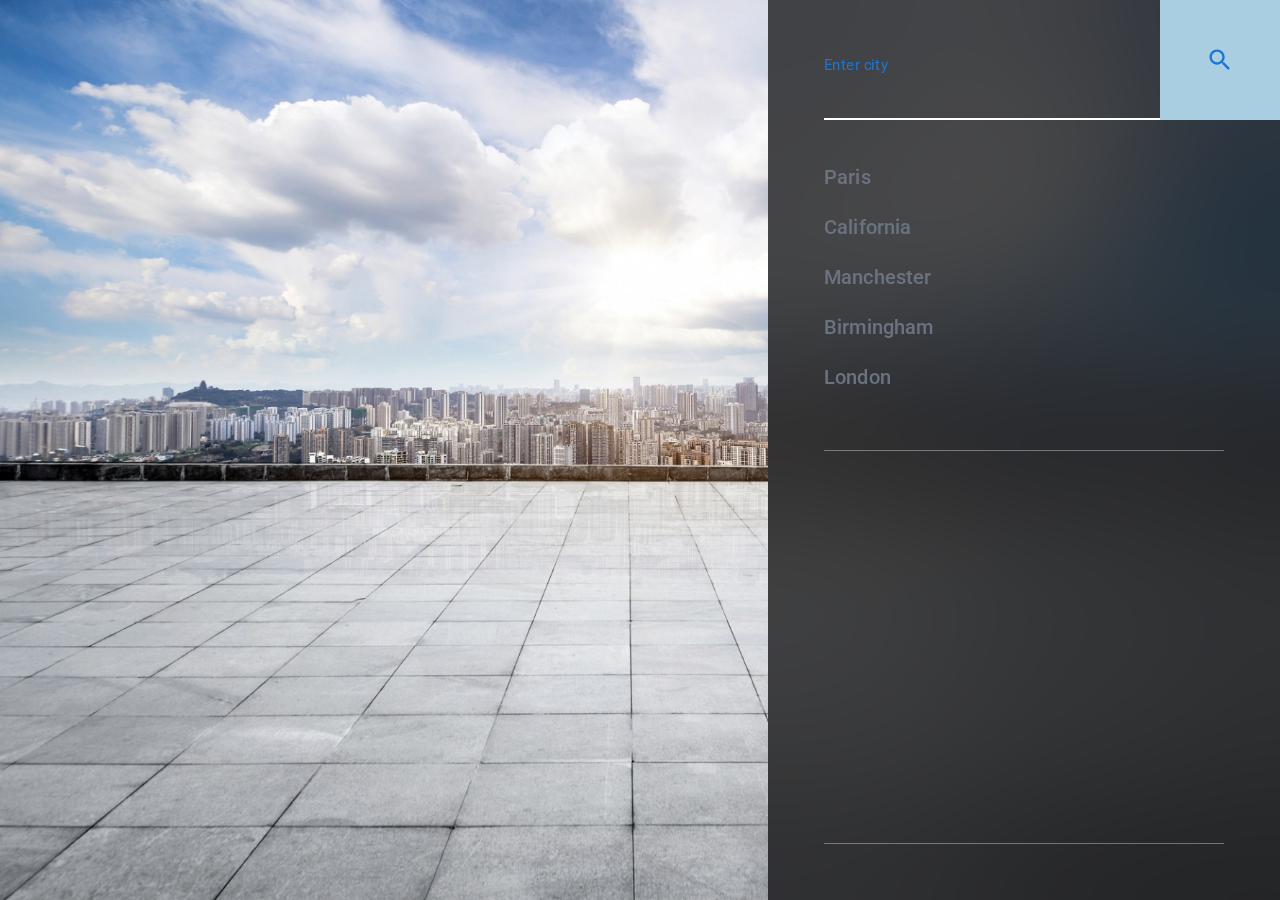
<file: index.html>
<!doctype html><html lang="en"><head><meta charset="utf-8"/><link rel="icon" href="/favicon.ico"/><link rel="stylesheet" href="https://fonts.googleapis.com/css?family=Roboto:300,400,500,700&display=swap"/><meta name="viewport" content="width=device-width,initial-scale=1"/><meta name="theme-color" content="#000000"/><meta name="description" content="Web site created using create-react-app"/><link rel="manifest" href="/manifest.json"/><title>React App</title><script defer="defer" src="/static/js/main.f2d9d8d0.js"></script><link href="/static/css/main.1013bcf9.css" rel="stylesheet"></head><body><noscript>You need to enable JavaScript to run this app.</noscript><div id="root"></div></body></html>
</file>
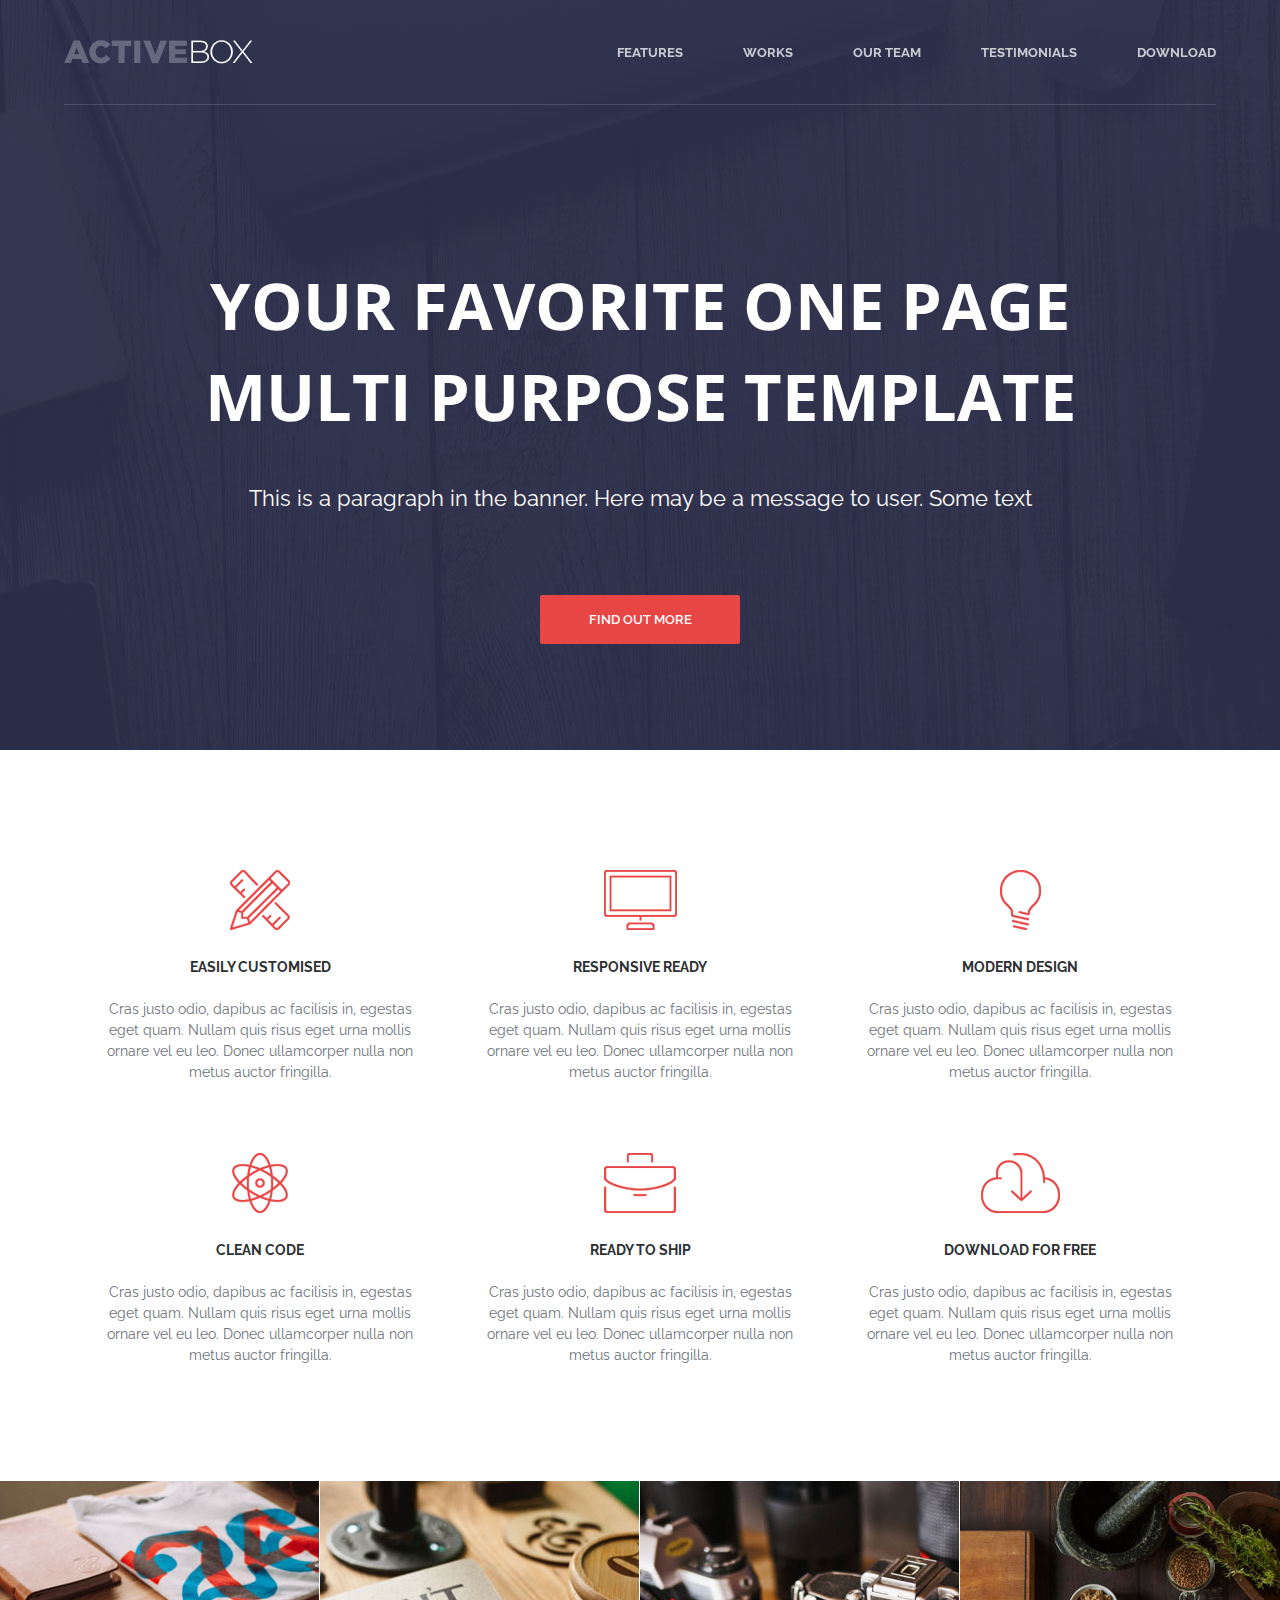
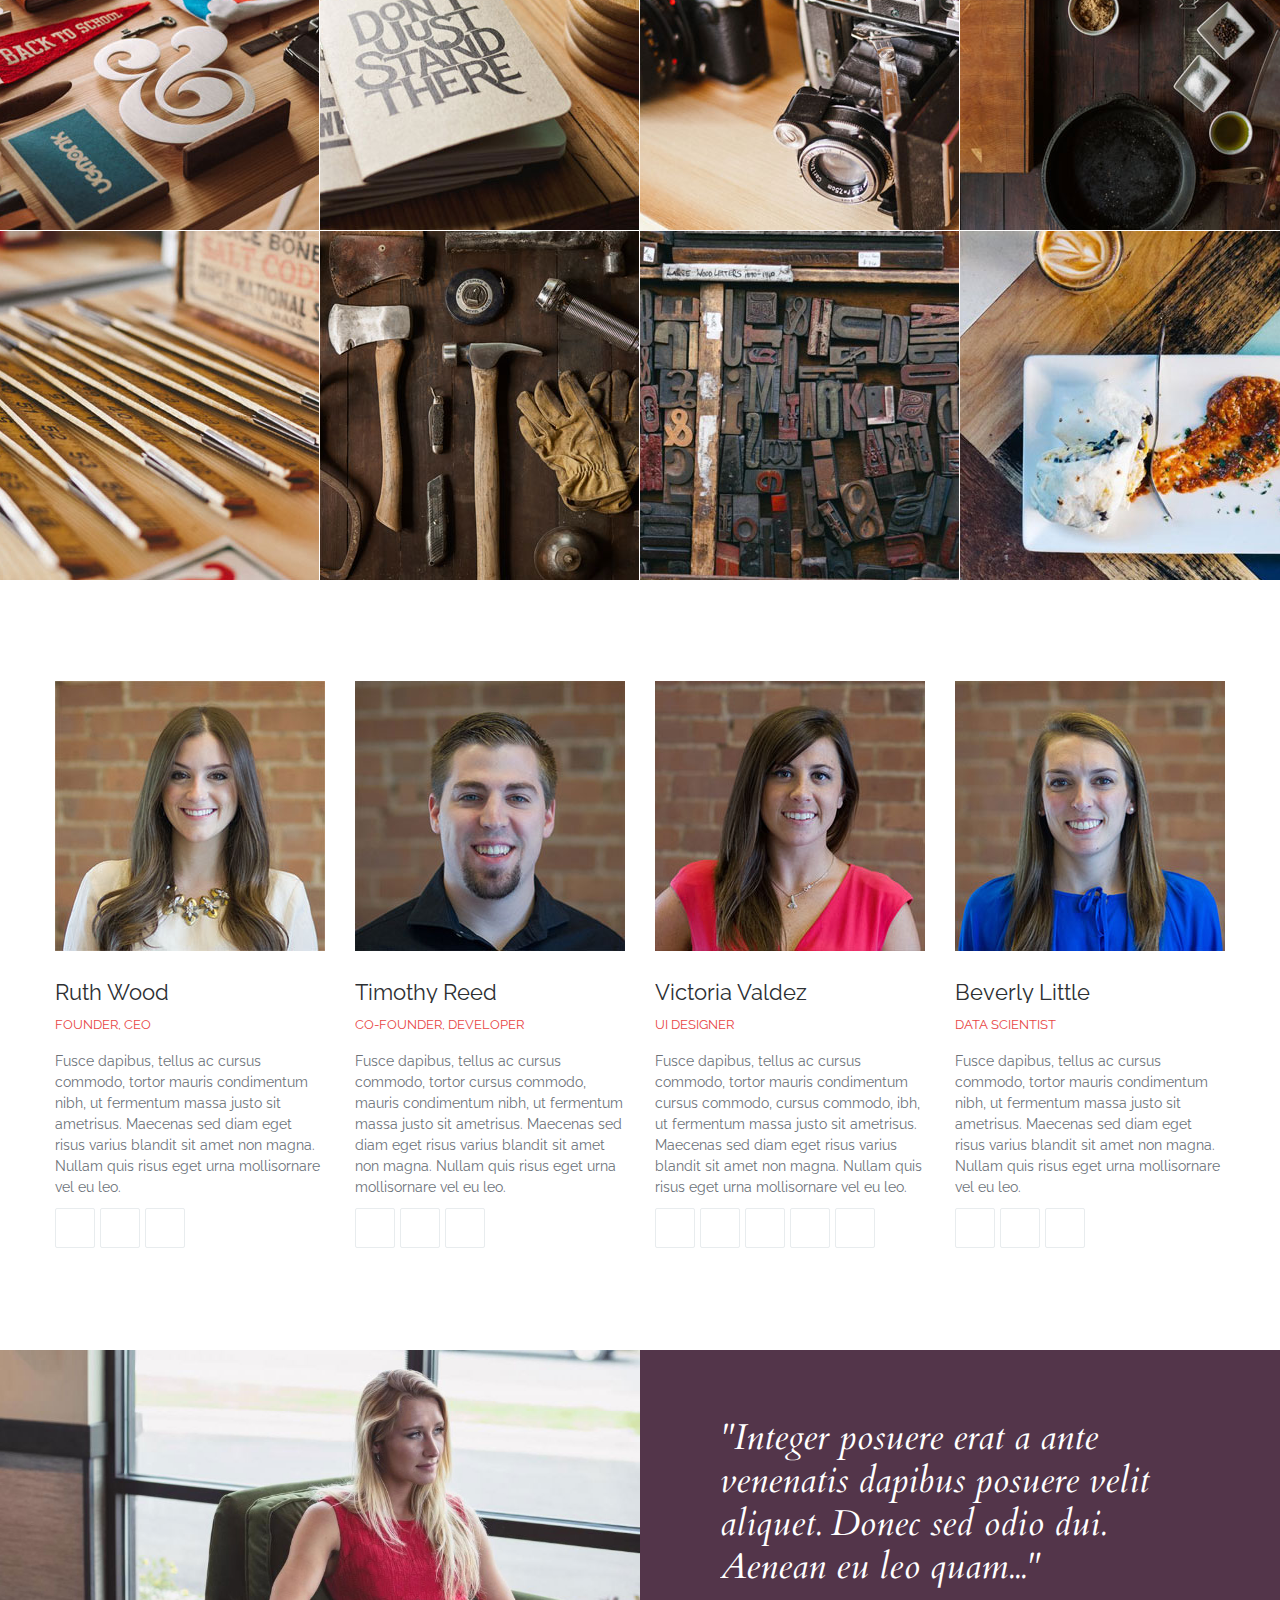
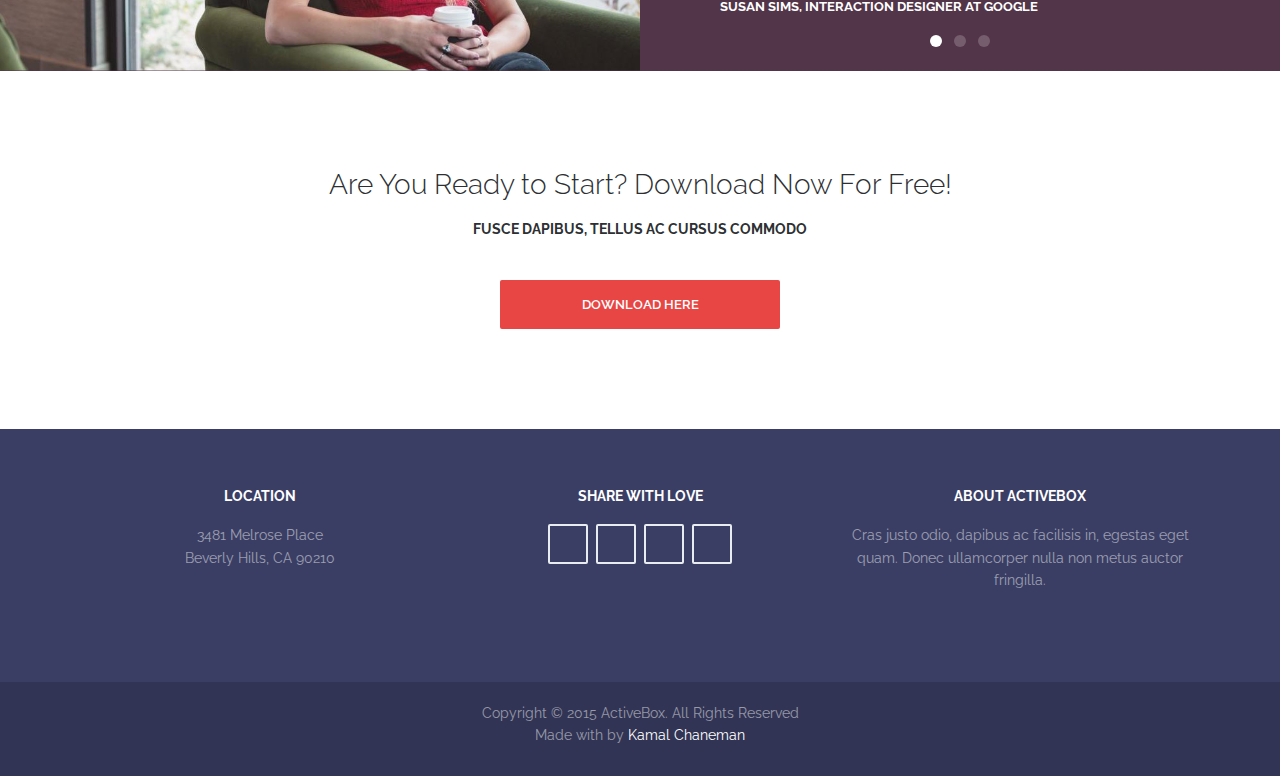
<file: activebox/index.html>
<!DOCTYPE html>
<html lang="en">
<head>
    <meta charset="UTF-8">
    <meta name="viewport" content="width=device-width, initial-scale=1">
    <title>Active box</title>
    <link rel="stylesheet" href="https://use.fontawesome.com/releases/v5.8.2/css/all.css"
          integrity="sha384-oS3vJWv+0UjzBfQzYUhtDYW+Pj2yciDJxpsK1OYPAYjqT085Qq/1cq5FLXAZQ7Ay" crossorigin="anonymous">
    <link href="https://fonts.googleapis.com/css?family=Open+Sans:700|Cardo:400i|Raleway:300,400,600,700&display=swap"
          rel="stylesheet">
    <link rel="apple-touch-icon" sizes="180x180" href="./assets/images/apple-icon-180x180.png">
    <link rel="icon" type="image/png" sizes="192x192" href="./assets/images/android-icon-192x192.png">
    <link rel="icon" type="image/png" sizes="32x32" href="./assets/images/favicon-32x32.png">
    <link rel="icon" type="image/png" sizes="96x96" href="./assets/images/favicon-96x96.png">
    <link rel="icon" type="image/png" sizes="16x16" href="./assets/images/favicon-16x16.png">
<meta name="viewport" content="width=device-width, initial-scale=1"><link href="styles.css" rel="stylesheet"></head>
<body>
<section id="banner">
    <header id="pageHeader">
        <div class="container headerContainer">
            <a href="#">
                <img src="./assets/images/logo.png" alt="logo">
            </a>
            <nav class="pageNavigation">
                <ul>
                    <li><a href="#features">Features</a></li>
                    <li><a href="#works">Works</a></li>
                    <li><a href="#team">Our Team</a></li>
                    <li><a href="#clients">Testimonials</a></li>
                    <li><a href="#download">Download</a></li>
                </ul>
            </nav>
            <div class="navToggle">
                <span></span>
                <span></span>
                <span></span>
            </div>
        </div>
    </header>
    <div class="container bannerInfoContainer">
        <h1>Your Favorite One Page Multi Purpose Template</h1>
        <p>This is a paragraph in the banner. Here may be a message to user. Some text</p>
        <a href="#" class="btn">Find out more</a>
    </div>
</section>
<main>
    <section id="features">
        <div class="container featureContainer">
            <div class="feature">
                <div><img src="./assets/images/01.png" alt=""></div>
                <h2>Easily customised</h2>
                <p>Cras justo odio, dapibus ac facilisis in, egestas eget quam. Nullam quis risus eget urna mollis
                    ornare
                    vel eu leo. Donec ullamcorper nulla non metus auctor fringilla.</p>
            </div>
            <div class="feature">
                <div><img src="./assets/images/02.png" alt=""></div>
                <h2>Responsive ready</h2>
                <p>Cras justo odio, dapibus ac facilisis in, egestas eget quam. Nullam quis risus eget urna mollis
                    ornare
                    vel eu leo. Donec ullamcorper nulla non metus auctor fringilla.</p>
            </div>
            <div class="feature">
                <div><img src="./assets/images/03.png" alt=""></div>
                <h2>Modern design</h2>
                <p>Cras justo odio, dapibus ac facilisis in, egestas eget quam. Nullam quis risus eget urna mollis
                    ornare
                    vel eu leo. Donec ullamcorper nulla non metus auctor fringilla.</p>
            </div>
            <div class="feature">
                <div><img src="./assets/images/04.png" alt=""></div>
                <h2>Clean code</h2>
                <p>Cras justo odio, dapibus ac facilisis in, egestas eget quam. Nullam quis risus eget urna mollis
                    ornare
                    vel eu leo. Donec ullamcorper nulla non metus auctor fringilla.</p>
            </div>
            <div class="feature">
                <div><img src="./assets/images/05.png" alt=""></div>
                <h2>Ready to ship</h2>
                <p>Cras justo odio, dapibus ac facilisis in, egestas eget quam. Nullam quis risus eget urna mollis
                    ornare vel eu leo. Donec ullamcorper nulla non metus auctor fringilla.</p>
            </div>
            <div class="feature">
                <div><img src="./assets/images/06.png" alt=""></div>
                <h2>Download for free</h2>
                <p>Cras justo odio, dapibus ac facilisis in, egestas eget quam. Nullam quis risus eget urna mollis
                    ornare vel eu leo. Donec ullamcorper nulla non metus auctor fringilla.</p>
            </div>
        </div>
    </section>
    <section id="works">
        <div class="work"><img src="./assets/images/work-1.jpg" alt="project image">
            <div class="workInfo">
                <h3>Project name</h3>
                <h4>Website design</h4>
            </div>
        </div>
        <div class="work"><img src="./assets/images/work-2.jpg" alt="project image">
            <div class="workInfo">
                <h3>Project name</h3>
                <h4>Website design</h4>
            </div>
        </div>
        <div class="work"><img src="./assets/images/work-3.jpg" alt="project image">
            <div class="workInfo">
                <h3>Project name</h3>
                <h4>Website design</h4>
            </div>
        </div>
        <div class="work"><img src="./assets/images/work-4.jpg" alt="project image">
            <div class="workInfo">
                <h3>Project name</h3>
                <h4>Website design</h4>
            </div>
        </div>
        <div class="work"><img src="./assets/images/work-5.jpg" alt="project image">
            <div class="workInfo">
                <h3>Project name</h3>
                <h4>Website design</h4>
            </div>
        </div>
        <div class="work"><img src="./assets/images/work-6.jpg" alt="project image">
            <div class="workInfo">
                <h3>Project name</h3>
                <h4>Website design</h4>
            </div>
        </div>
        <div class="work"><img src="./assets/images/work-7.jpg" alt="project image">
            <div class="workInfo">
                <h3>Project name</h3>
                <h4>Website design</h4>
            </div>
        </div>
        <div class="work"><img src="./assets/images/work-8.jpg" alt="project image">
            <div class="workInfo">
                <h3>Project name</h3>
                <h4>Website design</h4>
            </div>
        </div>
    </section>
</main>
<section id="team" class="container">
</section>
<section id="clients">
</section>
<section id="download" class="container">
    <h3>Are You Ready to Start? Download Now For Free!</h3>
    <p>Fusce dapibus, tellus ac cursus commodo</p>
    <a href="#" class="btn btnLarge">Download Here</a>
</section>
<footer id="pageFooter">
    <div class="footerTop">
        <div class="container footerContainer">
            <div class="footerItem">
                <h5>location</h5>
                <p>3481 Melrose Place<br>Beverly Hills, CA 90210</p>
            </div>
            <div class="footerItem">
                <h5>share with love</h5>
                <ul>
                    <li><a href="#" ><i class="fab fa-facebook"></i></a></li>
                    <li><a href="#"><i class="fab fa-twitter"></i></a></li>
                    <li><a href="#"><i class="fab fa-linkedin"></i></a></li>
                    <li><a href="#"><i class="fab fa-google-plus"></i></a></li>
                </ul>
            </div>
            <div class="footerItem">
                <h5>about activebox</h5>
                <p>Cras justo odio, dapibus ac facilisis in, egestas eget quam. Donec ullamcorper nulla non metus auctor
                    fringilla.</p>
            </div>
        </div>
    </div>
    <div class="footerBottom">
        <div class="container">
            <p>Copyright © 2015 ActiveBox. All Rights Reserved<br>Made with <i class="fa fa-heart pulse"></i> by <a
                    href="http://kamalchaneman.com/">Kamal Chaneman</a></p>
        </div>
    </div>
</footer>
<div class="openedWork">
    <div class="workContainer">
        <img src="./assets/images/fancybox_loading.gif" alt="work image" class="workImage">
        <div class="closeWorkButton" title="Close"></div>
    </div>
</div>
<script type="text/javascript" src="1.main.js"></script><script type="text/javascript" src="main.js"></script></body>
</html>
</file>
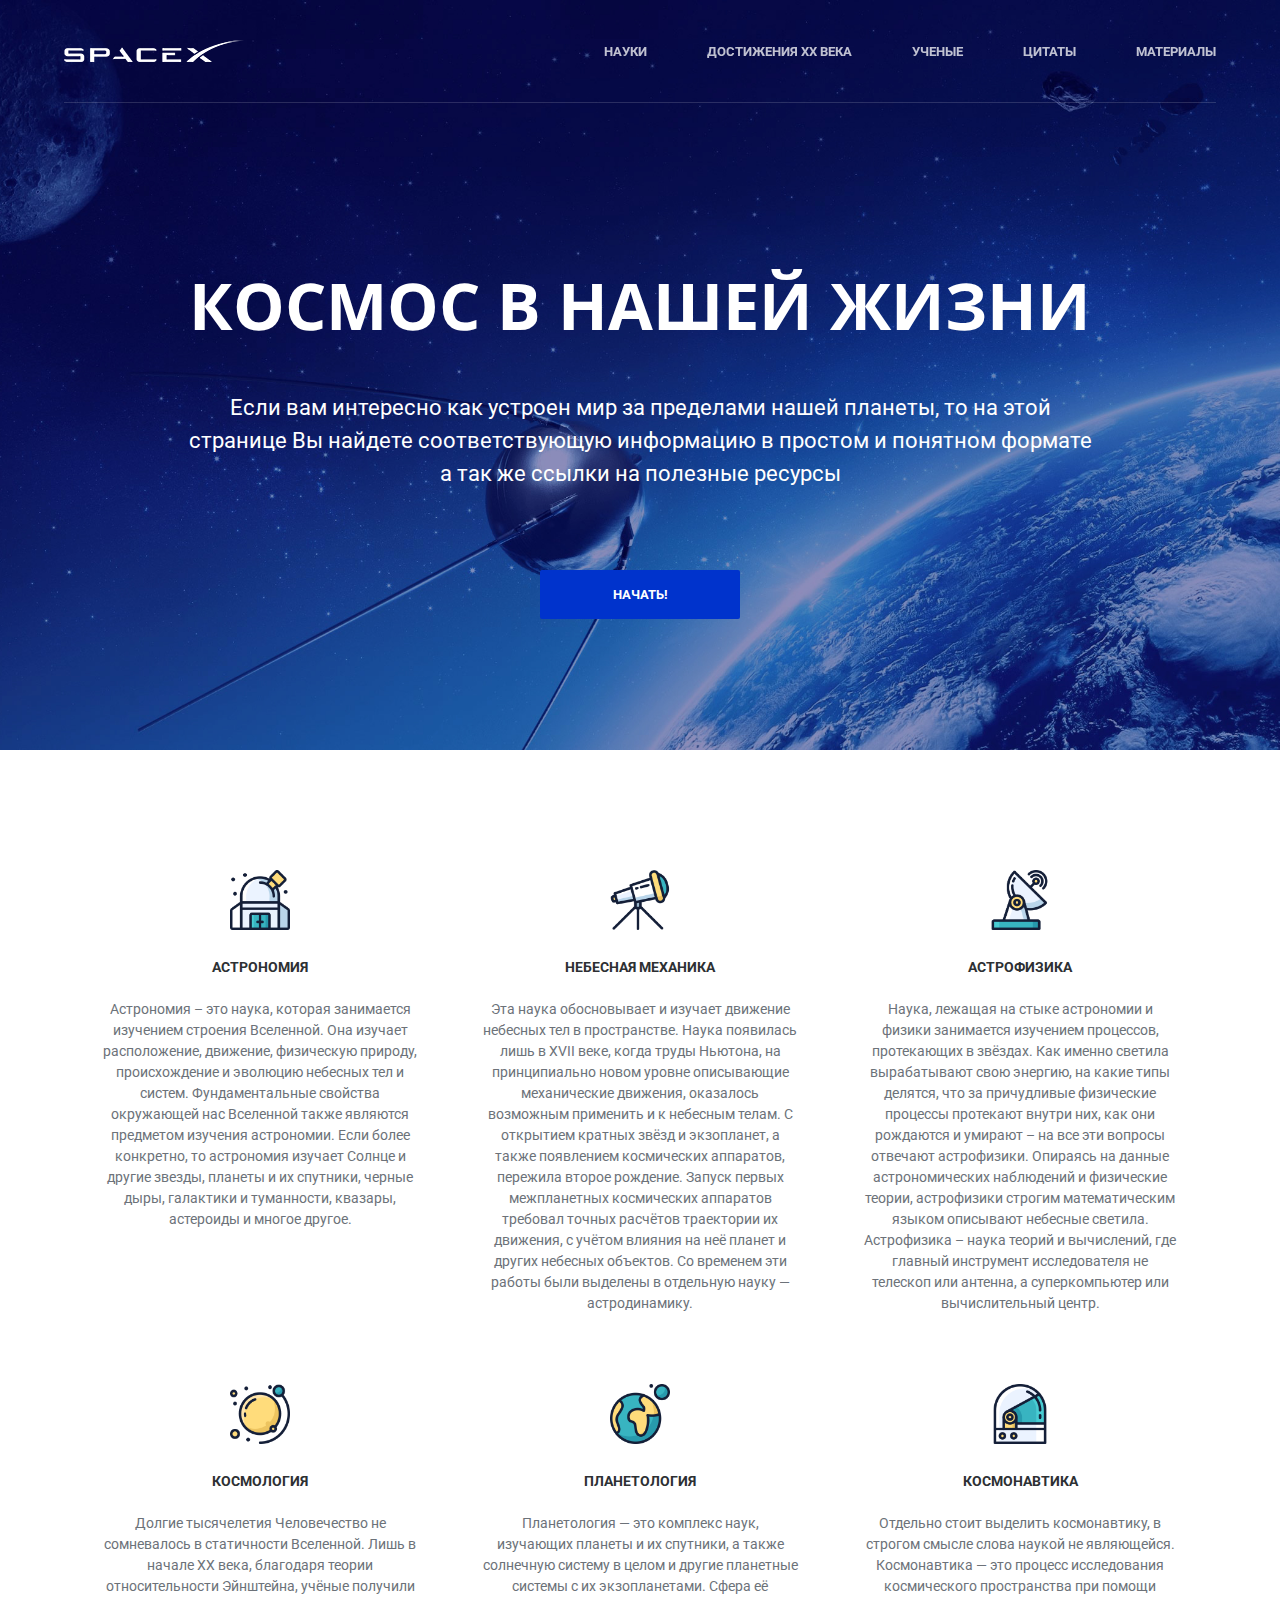
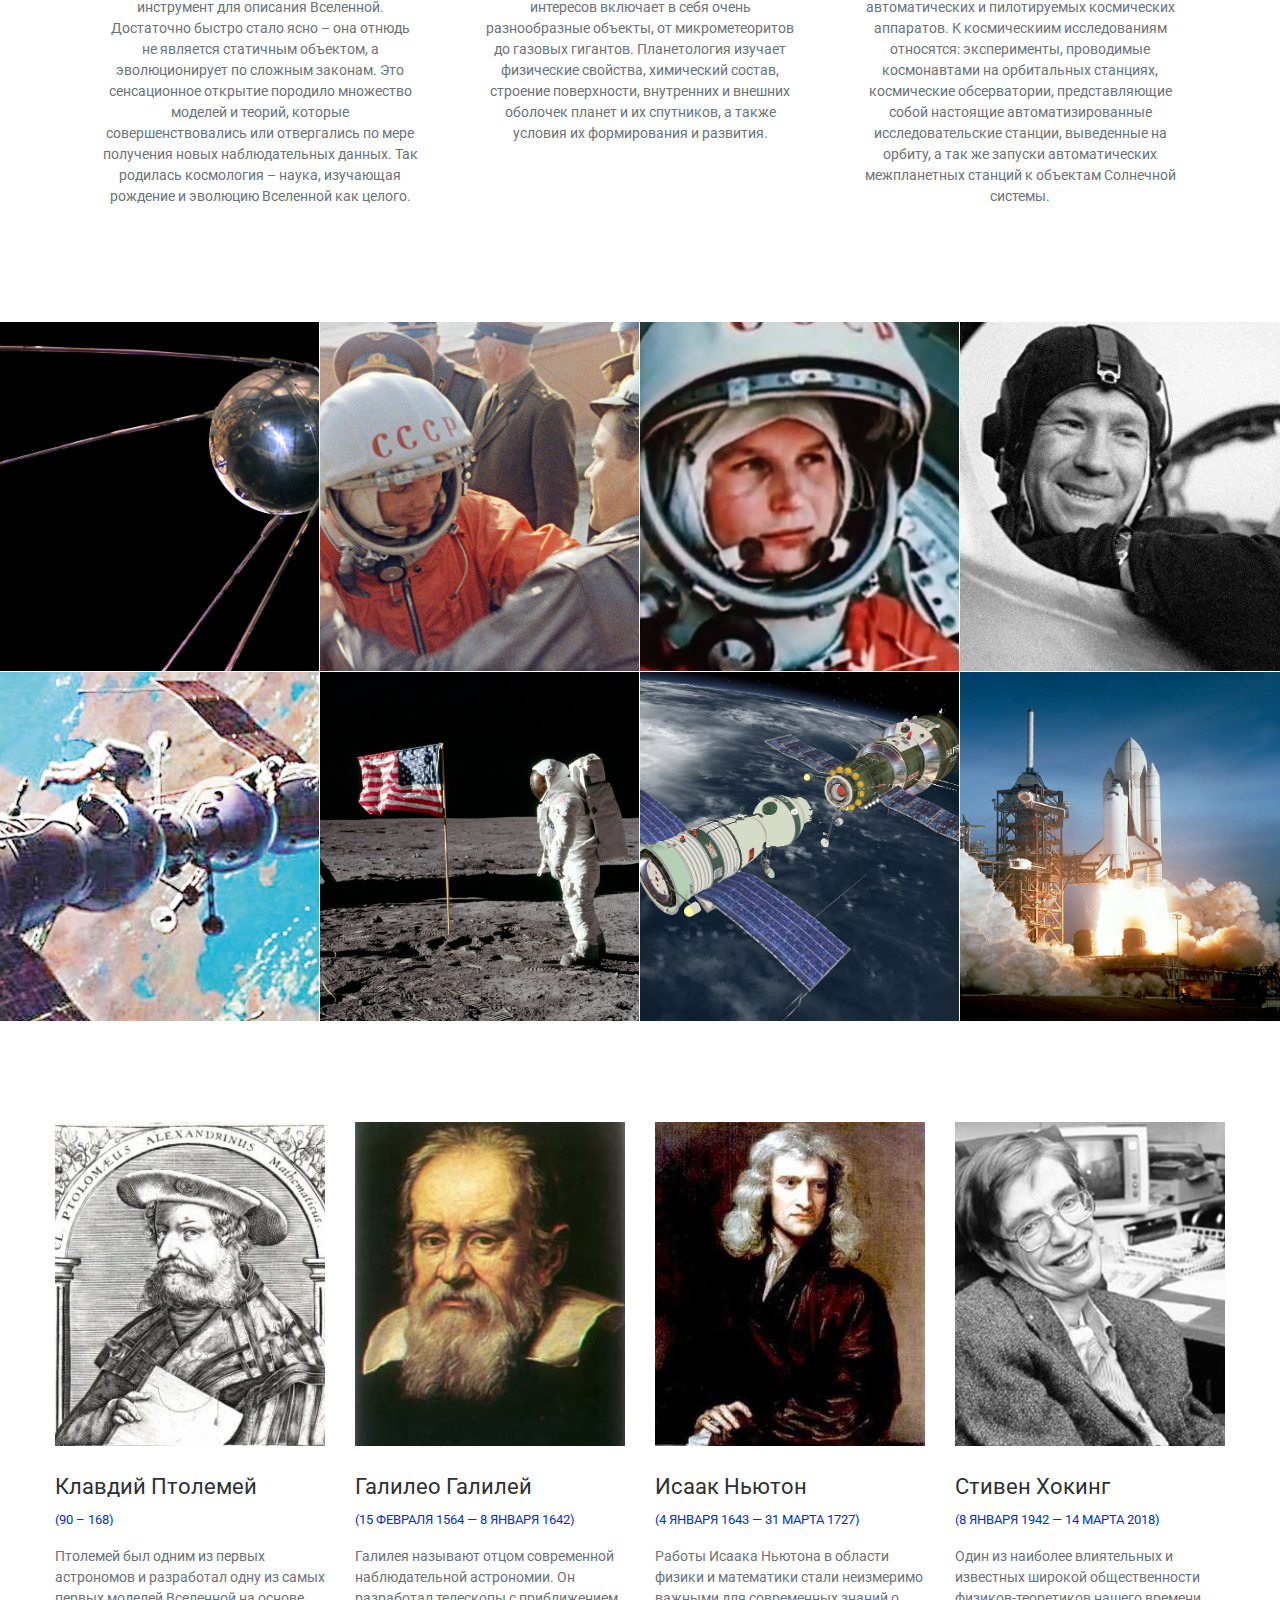
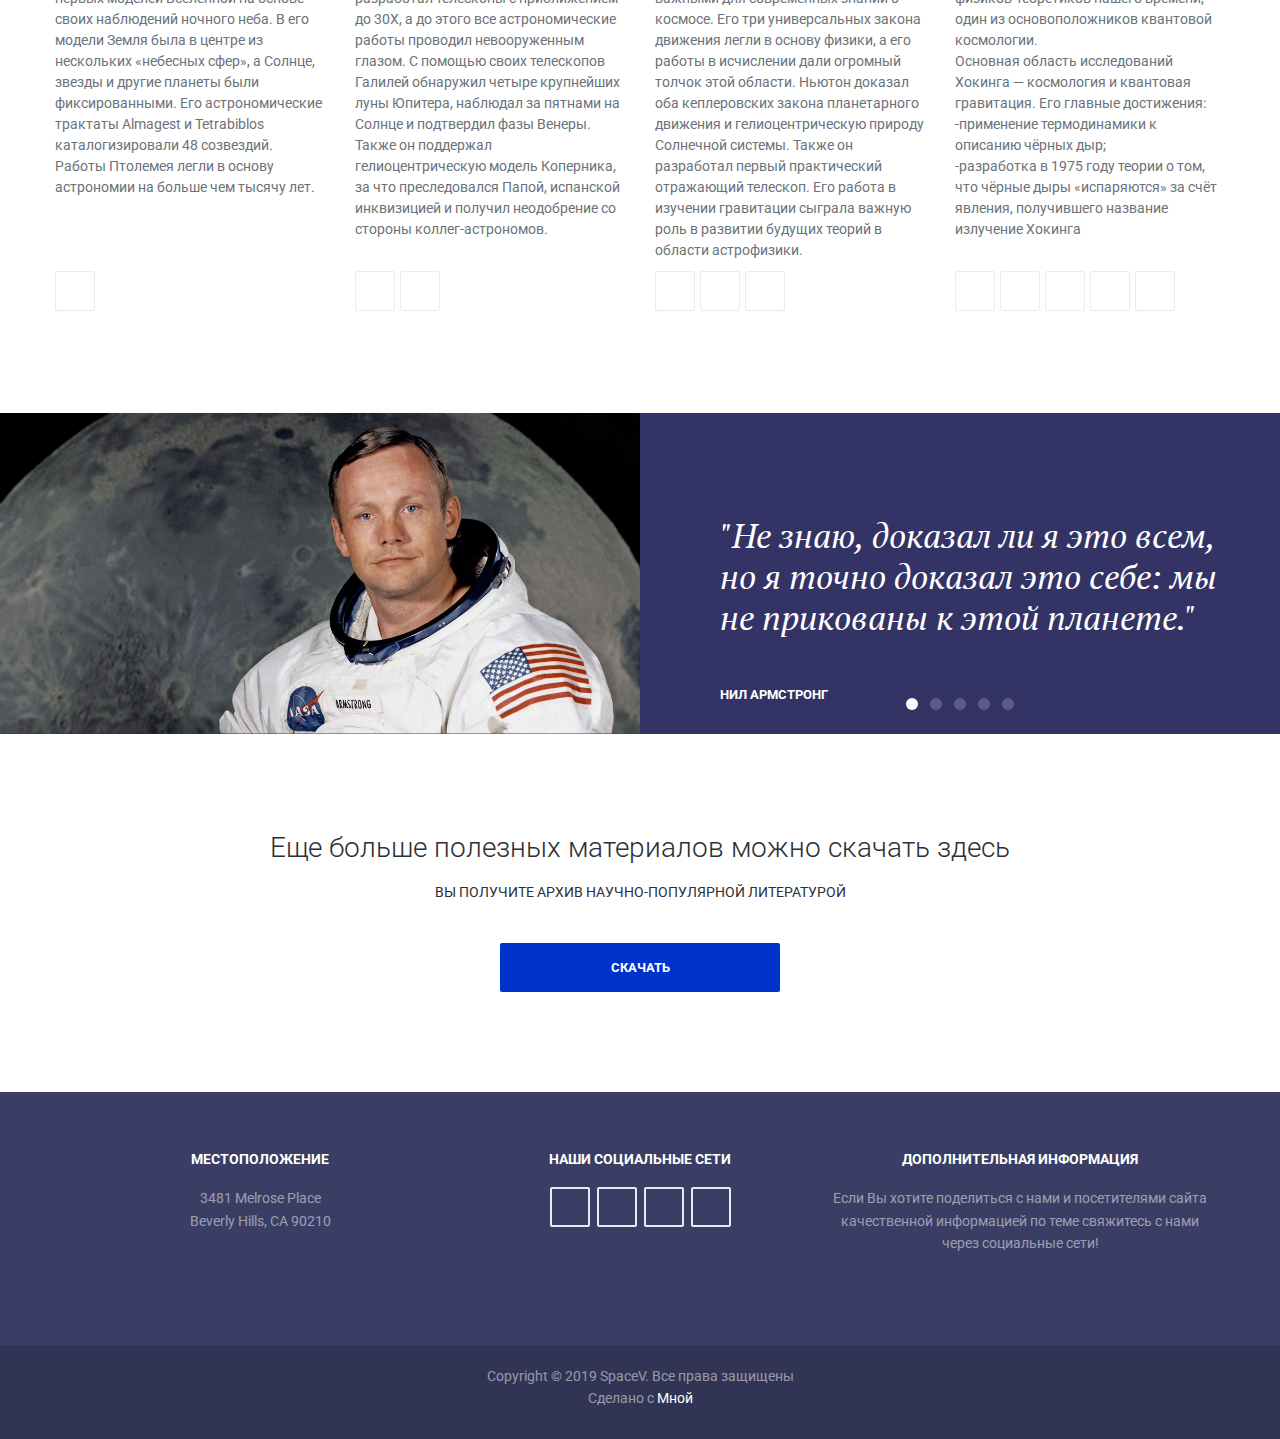
<file: space_in_our_life/index.html>
<!DOCTYPE html>
<html lang="en">
<head>
    <meta charset="UTF-8">
    <meta name="viewport" content="width=device-width, initial-scale=1">
    <title>Космос в нашей жизни</title>
    <link rel="stylesheet" href="https://use.fontawesome.com/releases/v5.8.2/css/all.css"
          integrity="sha384-oS3vJWv+0UjzBfQzYUhtDYW+Pj2yciDJxpsK1OYPAYjqT085Qq/1cq5FLXAZQ7Ay" crossorigin="anonymous">
    <link href="https://fonts.googleapis.com/css?family=Open+Sans:700|PT+Serif:400i|Roboto:300,400,700&display=swap&subset=cyrillic"
          rel="stylesheet">
    <link rel="apple-touch-icon" sizes="180x180" href="./assets/images/apple-icon-180x180.png">
    <link rel="icon" type="image/png" sizes="192x192" href="./assets/images/android-icon-192x192.png">
    <link rel="icon" type="image/png" sizes="32x32" href="./assets/images/favicon-32x32.png">
    <link rel="icon" type="image/png" sizes="96x96" href="./assets/images/favicon-96x96.png">
    <link rel="icon" type="image/png" sizes="16x16" href="./assets/images/favicon-16x16.png">
<meta name="viewport" content="width=device-width, initial-scale=1"><link href="styles.css" rel="stylesheet"></head>
<body>
<section id="banner">
    <header id="pageHeader">
        <div class="container headerContainer">
            <a href="#">
                <img src="assets/images/logo.png" alt="logo">
            </a>
            <nav class="pageNavigation">
                <ul>
                    <li><a href="#science">Науки</a></li>
                    <li><a href="#events">Достижения XX века</a></li>
                    <li><a href="#scientists">Ученые</a></li>
                    <li><a href="#slider">Цитаты</a></li>
                    <li><a href="#download">Материалы</a></li>
                </ul>
            </nav>
            <div class="navToggle">
                <span></span>
                <span></span>
                <span></span>
            </div>
        </div>
    </header>
    <div class="container bannerInfoContainer">
        <h1>Космос в нашей жизни</h1>
        <p>Если вам интересно как устроен мир за пределами нашей планеты, то на этой странице Вы найдете соответствующую
            информацию в простом и понятном формате а так же ссылки на полезные ресурсы
        </p>
        <a href="#science" class="btn">Начать!</a>
    </div>
</section>
<main>
    <section id="science">
        <div class="container scienceContainer">
            <div class="science">
                <div><img src="./assets/images/1.png" alt=""></div>
                <h2>Астрономия</h2>
                <p> Астрономия – это наука, которая занимается изучением строения Вселенной. Она изучает расположение,
                    движение, физическую природу, происхождение и эволюцию небесных тел и систем. Фундаментальные
                    свойства окружающей нас Вселенной также являются предметом изучения астрономии. Если более
                    конкретно, то астрономия изучает Солнце и другие звезды, планеты и их спутники, черные дыры,
                    галактики и туманности, квазары, астероиды и многое другое.</p>
            </div>
            <div class="science">
                <div><img src="./assets/images/2.png" alt=""></div>
                <h2>Небесная механика</h2>
                <p>Эта наука обосновывает и изучает движение небесных тел в пространстве. Наука появилась лишь в XVII
                    веке, когда труды Ньютона, на принципиально новом уровне описывающие механические движения,
                    оказалось возможным применить и к небесным телам. С открытием кратных звёзд и экзопланет, а также
                    появлением космических аппаратов, пережила второе рождение. Запуск первых межпланетных космических
                    аппаратов требовал точных расчётов траектории их движения, с учётом влияния на неё планет и других
                    небесных объектов. Со временем эти работы были выделены в отдельную науку — астродинамику.</p>
            </div>
            <div class="science">
                <div><img src="./assets/images/3.png" alt=""></div>
                <h2>Астрофизика</h2>
                <p>Наука, лежащая на стыке астрономии и физики занимается изучением процессов, протекающих в звёздах.
                    Как именно светила вырабатывают свою энергию, на какие типы делятся, что за причудливые физические
                    процессы протекают внутри них, как они рождаются и умирают – на все эти вопросы отвечают
                    астрофизики. Опираясь на данные астрономических наблюдений и физические теории, астрофизики строгим
                    математическим языком описывают небесные светила. Астрофизика – наука теорий и вычислений, где
                    главный инструмент исследователя не телескоп или антенна, а суперкомпьютер или вычислительный
                    центр.</p>
            </div>
            <div class="science">
                <div><img src="./assets/images/4.png" alt=""></div>
                <h2>Космология</h2>
                <p>Долгие тысячелетия Человечество не сомневалось в статичности Вселенной. Лишь в начале XX века,
                    благодаря теории относительности Эйнштейна, учёные получили инструмент для описания Вселенной.
                    Достаточно быстро стало ясно – она отнюдь не является статичным объектом, а эволюционирует по
                    сложным законам. Это сенсационное открытие породило множество моделей и теорий, которые
                    совершенствовались или отвергались по мере получения новых наблюдательных данных. Так родилась
                    космология – наука, изучающая рождение и эволюцию Вселенной как целого.</p>
            </div>
            <div class="science">
                <div><img src="./assets/images/5.png" alt=""></div>
                <h2>Планетология</h2>
                <p>Планетология — это комплекс наук, изучающих планеты и их спутники, а также солнечную систему в целом
                    и другие планетные системы с их экзопланетами. Сфера её интересов включает в себя очень
                    разнообразные объекты, от микрометеоритов до газовых гигантов. Планетология изучает физические
                    свойства, химический состав, строение поверхности, внутренних и внешних оболочек планет и их
                    спутников, а также условия их формирования и развития.</p>
            </div>
            <div class="science">
                <div><img src="./assets/images/6.png" alt=""></div>
                <h2>Космонавтика</h2>
                <p>Отдельно стоит выделить космонавтику, в строгом смысле слова наукой не являющейся. Космонавтика — это
                    процесс исследования космического пространства при помощи автоматических и пилотируемых космических
                    аппаратов. К космическиим исследованиям относятся: эксперименты, проводимые космонавтами на
                    орбитальных станциях, космические обсерватории, представляющие собой настоящие автоматизированные
                    исследовательские станции, выведенные на орбиту, а так же запуски автоматических межпланетных
                    станций к объектам Солнечной системы.</p>
            </div>
        </div>
    </section>
    <section id="events">
        <div class="event"><img src="assets/images/1024px-Sputnik_asm.jpg"
                                alt="Первый искусственный спутник земли «Спутник-1">
            <div class="eventInfo">
                <h3>Запуск первого искусственного спутника земли «Спутник-1»</h3>
                <h4>4 октября 1957 года</h4>
            </div>
        </div>
        <div class="event"><img src="./assets/images/gagarin.jpg" alt="Юрий Гагарин">
            <div class="eventInfo">
                <h3>Первый полёт человека в космос, Юрий Гагарин.</h3>
                <h4>12 апреля 1961 года</h4>
            </div>
        </div>
        <div class="event"><img src="./assets/images/valentina-tereshkova.jpg" alt="Валентина Терешкова">
            <div class="eventInfo">
                <h3>Первый в мире полёт в космос женщины-космонавта (Валентина Терешкова) на космическом корабле
                    «Восток-6»</h3>
                <h4>16 июня 1963 года </h4>
            </div>
        </div>
        <div class="event"><img src="./assets/images/leonov.jpg" alt="Алексей Леонов">
            <div class="eventInfo">
                <h3>Первый в истории выход человека в открытый космос. Космонавт Алексей Леонов совершил выход в
                    открытый космос из корабля «Восход-2»</h3>
                <h4>18 марта 1965 года</h4>
            </div>
        </div>
        <div class="event"><img src="./assets/images/union4union5.jpg" alt="Корабли «Союз-4» и «Союз-5»">
            <div class="eventInfo">
                <h3>Произведена первая стыковка двух пилотируемых космических кораблей «Союз-4» и «Союз-5»</h3>
                <h4>16 января 1969 года</h4>
            </div>
        </div>
        <div class="event"><img src="./assets/images/neil_armstrong.jpg" alt="Neil Armstrong">
            <div class="eventInfo">
                <h3>Первая высадка человека на Луну (Н. Армстронг) в рамках лунной экспедиции корабля «Аполлон-11»,
                    первые пробы лунного грунта.</h3>
                <h4>21 июля 1969 года</h4>
            </div>
        </div>
        <div class="event"><img src="./assets/images/salyut-1.jpg" alt="Салют 1">
            <div class="eventInfo">
                <h3>Запущена первая орбитальная станция «Салют-1»</h3>
                <h4>19 апреля 1971 года</h4>
            </div>
        </div>
        <div class="event"><img src="./assets/images/shuttle.png"
                                alt="Многоразовый транспортный космический корабль «Колумбия»">
            <div class="eventInfo">
                <h3>Первый полёт первого многоразового транспортного космического корабля «Колумбия»</h3>
                <h4>12 апреля 1981 года</h4>
            </div>
        </div>
    </section>
</main>
<section id="scientists" class="container">
</section>
<section id="slider">
</section>
<section id="download" class="container">
    <h3>Еще больше полезных материалов можно скачать здесь</h3>
    <p>Вы получите архив научно-популярной литературой</p>
    <a href="#" class="btn btnLarge">Скачать</a>
</section>
<footer id="pageFooter">
    <div class="footerTop">
        <div class="container footerContainer">
            <div class="footerItem">
                <h5>Местоположение</h5>
                <p>3481 Melrose Place<br>Beverly Hills, CA 90210</p>
            </div>
            <div class="footerItem">
                <h5>Наши социальные сети</h5>
                <ul>
                    <li><a href="#"><i class="fab fa-facebook"></i></a></li>
                    <li><a href="#"><i class="fab fa-twitter"></i></a></li>
                    <li><a href="#"><i class="fab fa-linkedin"></i></a></li>
                    <li><a href="#"><i class="fab fa-google-plus"></i></a></li>
                </ul>
            </div>
            <div class="footerItem">
                <h5>Дополнительная информация</h5>
                <p>Если Вы хотите поделиться с нами и посетителями сайта качественной информацией по теме свяжитесь с
                    нами через социальные сети!</p>
            </div>
        </div>
    </div>
    <div class="footerBottom">
        <div class="container">
            <p>Copyright © 2019 SpaceV. Все права защищены<br>Сделано с <i class="fa fa-heart pulse"></i> <a
                    href="#">Мной</a></p>
        </div>
    </div>
</footer>
<div class="openedWork">
    <div class="workContainer">
        <img src="./assets/images/fancybox_loading.gif" alt="work image" class="workImage">
        <div class="closeWorkButton" title="Close"></div>
    </div>
</div>
<script type="text/javascript" src="1.main.js"></script><script type="text/javascript" src="main.js"></script></body>
</html>
</file>
<file: activebox/styles.css>
a,abbr,acronym,address,applet,article,aside,audio,b,big,blockquote,body,canvas,caption,center,cite,code,dd,del,details,dfn,div,dl,dt,em,embed,fieldset,figcaption,figure,footer,form,h1,h2,h3,h4,h5,h6,header,hgroup,html,i,iframe,img,ins,kbd,label,legend,li,mark,menu,nav,object,ol,output,p,pre,q,ruby,s,samp,section,small,span,strike,strong,sub,summary,sup,table,tbody,td,tfoot,th,thead,time,tr,tt,u,ul,var,video{margin:0;padding:0;border:0;font-size:100%;font:inherit;vertical-align:baseline}:focus{outline:0}article,aside,details,figcaption,figure,footer,header,hgroup,menu,nav,section{display:block}body{line-height:1}ol,ul{list-style:none}blockquote,q{quotes:none}blockquote:after,blockquote:before,q:after,q:before{content:"";content:none}input[type=search]::-webkit-search-cancel-button,input[type=search]::-webkit-search-decoration,input[type=search]::-webkit-search-results-button,input[type=search]::-webkit-search-results-decoration{-webkit-appearance:none;-moz-appearance:none}input[type=search]{-webkit-appearance:none;-moz-appearance:none}audio,canvas,video{display:inline-block;*display:inline;*zoom:1;max-width:100%}audio:not([controls]){display:none;height:0}[hidden]{display:none}html{font-size:100%;-webkit-text-size-adjust:100%;-ms-text-size-adjust:100%}a:focus{outline:thin dotted}a:active,a:hover{outline:0}img{border:0;-ms-interpolation-mode:bicubic}figure,form{margin:0}fieldset{border:1px solid silver;margin:0 2px;padding:.35em .625em .75em}legend{border:0;padding:0;white-space:normal;*margin-left:-7px}button,input,select,textarea{font-size:100%;margin:0;vertical-align:baseline;*vertical-align:middle}button,input{line-height:normal}button,select{text-transform:none}button,html input[type=button],input[type=reset],input[type=submit]{-webkit-appearance:button;cursor:pointer;*overflow:visible}button[disabled],html input[disabled]{cursor:default}input[type=checkbox],input[type=radio]{-webkit-box-sizing:border-box;box-sizing:border-box;padding:0;*height:13px;*width:13px}input[type=search]{-webkit-appearance:textfield;-webkit-box-sizing:content-box;box-sizing:content-box}input[type=search]::-webkit-search-cancel-button,input[type=search]::-webkit-search-decoration{-webkit-appearance:none}button::-moz-focus-inner,input::-moz-focus-inner{border:0;padding:0}textarea{overflow:auto;vertical-align:top}table{border-collapse:collapse;border-spacing:0}button,html,input,select,textarea{color:#222}::-moz-selection{background:#b3d4fc;text-shadow:none}::selection{background:#b3d4fc;text-shadow:none}img{vertical-align:middle}fieldset{border:0;margin:0;padding:0}textarea{resize:vertical}.chromeframe{margin:.2em 0;background:#ccc;color:#000;padding:.2em 0}
.container{max-width:1170px;width:100%;padding:0 15px;margin:0 auto}
.btn{display:block;min-width:200px;max-width:200px;padding:18px 0;font-weight:600;font-size:13px;text-transform:uppercase;border-radius:2px;background-color:#e84545;color:#fff;font-family:Raleway,sans-serif}.btn:hover{background-color:#e52e2e}.btnLarge{min-width:230px;max-width:230px}@media screen and (min-width:992px){.btnLarge{min-width:280px;max-width:280px}}#pageFooter{margin-top:auto;color:#fff;text-align:center}#pageFooter p{color:hsla(0,0%,100%,.5);margin-bottom:10px;line-height:1.6}.footerTop{background-color:#3a3e64;padding-top:50px}.footerContainer{display:-webkit-box;display:-ms-flexbox;display:flex;-webkit-box-orient:vertical;-webkit-box-direction:normal;-ms-flex-direction:column;flex-direction:column}@media screen and (min-width:992px){.footerContainer{-webkit-box-orient:horizontal;-webkit-box-direction:normal;-ms-flex-direction:row;flex-direction:row}}.footerItem{-webkit-box-flex:1;-ms-flex:1;flex:1;margin-bottom:50px}@media screen and (min-width:768px){.footerItem{margin-bottom:80px}}.footerItem h5{text-transform:uppercase;margin:10px 0 20px;font-weight:700;line-height:1.1}.footerItem li{display:inline-block}.footerItem li+li{margin-left:4px}.footerItem a{border-width:2px!important}.footerItem a:active,.footerItem a:focus,.footerItem a:hover{border-color:#e84545;background-color:#e84545}.footerBottom{background-color:#313454;padding:20px 0}.footerBottom a{color:#fff}.footerBottom a:hover{color:#e84545}.footerBottom i{color:#e84545}#banner{background-image:url(assets/images/banner.jpg);background-position:top;background-repeat:no-repeat;background-size:cover;min-height:690px;max-height:690px;background-color:#232844}@media screen and (min-width:576px){#banner{min-height:750px;max-height:750px}}#pageHeader{position:fixed;z-index:999;width:100%}#pageHeader.fixed{background-color:#292c47}#pageHeader.fixed .headerContainer{border-bottom:0;padding:15px 0}@media screen and (min-width:992px){#pageHeader.fixed .headerContainer{padding:25px 0}}.headerContainer{-webkit-transition:padding .3s;-o-transition:padding .3s;transition:padding .3s;display:-webkit-box;display:-ms-flexbox;display:flex;-webkit-box-pack:justify;-ms-flex-pack:justify;justify-content:space-between;-webkit-box-align:center;-ms-flex-align:center;align-items:center;padding:30px 0;border-bottom:1px solid hsla(0,0%,100%,.15);width:90%}@media screen and (min-width:768px){.headerContainer{padding:40px 0}}.pageNavigation{min-width:100%;min-height:100vh;position:fixed;top:0;left:0;background-color:#000;z-index:99999;visibility:hidden;opacity:0;-webkit-transition:opacity .5s,visibility 0s .5s;-o-transition:opacity .5s,visibility 0s .5s;transition:opacity .5s,visibility 0s .5s}@media screen and (min-width:992px){.pageNavigation{position:static;min-height:auto;min-width:auto;background:rgba(0,0,0,0);opacity:1;visibility:visible}}.pageNavigation ul{min-height:100vh;display:-webkit-box;display:-ms-flexbox;display:flex;-webkit-box-orient:vertical;-webkit-box-direction:normal;-ms-flex-flow:column nowrap;flex-flow:column nowrap;-webkit-box-pack:center;-ms-flex-pack:center;justify-content:center;-webkit-box-align:center;-ms-flex-align:center;align-items:center}@media screen and (min-width:992px){.pageNavigation ul{-webkit-box-orient:horizontal;-webkit-box-direction:normal;-ms-flex-direction:row;flex-direction:row;min-height:auto}}.pageNavigation ul li a{color:hsla(0,0%,100%,.75);font-size:25px;text-transform:uppercase;font-weight:700}@media screen and (min-width:992px){.pageNavigation ul li a{font-size:13px}}@media screen and (min-width:992px){.pageNavigation ul li a:hover{color:#fff}}.pageNavigation ul li+li{margin-top:30px}@media screen and (min-width:992px){.pageNavigation ul li+li{margin:0 0 0 60px}}.displayed{opacity:.9;visibility:visible;-webkit-transition:opacity .5s;-o-transition:opacity .5s;transition:opacity .5s}.navToggle{display:-webkit-box;display:-ms-flexbox;display:flex;-webkit-box-orient:vertical;-webkit-box-direction:normal;-ms-flex-flow:column nowrap;flex-flow:column nowrap;-webkit-box-pack:center;-ms-flex-pack:center;justify-content:center;-webkit-box-align:center;-ms-flex-align:center;align-items:center;background-color:#e84545;border-radius:50%;height:44px;min-width:44px;max-width:44px;z-index:99999}@media screen and (min-width:992px){.navToggle{display:none}}.navToggle span{width:18px;height:3px;background-color:#fff;z-index:10;-webkit-transition:all .3s;-o-transition:all .3s;transition:all .3s}.navToggle>span~span{margin-top:4px}.displayed+.navToggle span:first-child{-webkit-transform:translateY(7px) rotate(135deg);-ms-transform:translateY(7px) rotate(135deg);transform:translateY(7px) rotate(135deg)}.displayed+.navToggle span:nth-child(2){background-color:hsla(0,0%,100%,0)}.displayed+.navToggle span:nth-child(3){-webkit-transform:translateY(-7px) rotate(-135deg);-ms-transform:translateY(-7px) rotate(-135deg);transform:translateY(-7px) rotate(-135deg)}.bannerInfoContainer{margin-top:105px;padding:55px 20px 0;text-align:center;color:#fff;max-width:970px}@media screen and (min-width:576px){.bannerInfoContainer{padding:95px 30px 0}}@media screen and (min-width:992px){.bannerInfoContainer{padding:155px 30px 0}}.bannerInfoContainer h1{font-family:Open Sans,sans-serif;font-weight:700;text-transform:uppercase;font-size:32px;line-height:1.4;margin-bottom:40px}@media screen and (min-width:576px){.bannerInfoContainer h1{font-size:42px}}@media screen and (min-width:768px){.bannerInfoContainer h1{font-size:48px}}@media screen and (min-width:992px){.bannerInfoContainer h1{font-size:65px}}.bannerInfoContainer p{font-size:22px;line-height:1.5}.bannerInfoContainer a{margin:15% auto 0}@media screen and (min-width:576px){.bannerInfoContainer a{margin-top:80px}}#features{margin-top:70px}@media screen and (min-width:992px){#features{margin-top:85px}}.featureContainer{display:-webkit-box;display:-ms-flexbox;display:flex;-ms-flex-wrap:wrap;flex-wrap:wrap;-webkit-box-pack:center;-ms-flex-pack:center;justify-content:center}.featureContainer .feature+.feature{margin-top:50px}@media screen and (min-width:576px){.featureContainer .feature+.feature{margin:35px 0}}.feature{display:-webkit-box;display:-ms-flexbox;display:flex;-webkit-box-orient:vertical;-webkit-box-direction:normal;-ms-flex-flow:column nowrap;flex-flow:column nowrap;-webkit-box-align:center;-ms-flex-align:center;align-items:center;padding:0 15px;text-align:center}@media screen and (min-width:576px){.feature{width:50%;padding:0 10px;margin:35px 0}}@media screen and (min-width:768px){.feature{padding:0 30px}}@media screen and (min-width:992px){.feature{width:33.3333333%}}.feature div{margin-bottom:30px}.feature h2{color:#2d3033;text-transform:uppercase;font-weight:700;margin-bottom:25px;max-width:315px}.feature p{line-height:1.5;color:#6c7279;max-width:315px}#works{margin-top:60px}@media screen and (min-width:576px){#works{margin-top:80px;display:-webkit-box;display:-ms-flexbox;display:flex;-webkit-box-orient:horizontal;-webkit-box-direction:normal;-ms-flex-flow:row wrap;flex-flow:row wrap}}.work{overflow:hidden;width:100%;height:350px;min-height:350px;position:relative;border-bottom:1px solid #fff}.work img{position:absolute;top:0;left:0;width:100%;height:inherit;-o-object-fit:cover;object-fit:cover;-webkit-transition:all .35s ease-out;-o-transition:all .35s ease-out;transition:all .35s ease-out}@media screen and (min-width:768px){.work{width:50%;border-right:1px solid #fff}}@media screen and (min-width:992px){.work{width:25%}}@media screen and (min-width:768px){.work:nth-child(2n){border-right:0}}@media screen and (min-width:992px){.work:nth-child(2n){border-right:1px solid #fff}}@media screen and (min-width:992px){.work:nth-child(4n){border-right:0}}.workInfo{background:rgba(232,69,69,.9);height:100%;width:100%;left:0;top:0;opacity:0;position:absolute;-webkit-transition:opacity .3s;-o-transition:opacity .3s;transition:opacity .3s;display:-webkit-box;display:-ms-flexbox;display:flex;-webkit-box-orient:vertical;-webkit-box-direction:normal;-ms-flex-flow:column nowrap;flex-flow:column nowrap;-webkit-box-pack:center;-ms-flex-pack:center;justify-content:center;-webkit-box-align:center;-ms-flex-align:center;align-items:center;text-align:center}.workInfo h3{margin-bottom:20px;color:#fff;text-transform:uppercase;font-weight:700;-webkit-transition:margin-bottom .3s;-o-transition:margin-bottom .3s;transition:margin-bottom .3s}.workInfo h4{color:#fff;margin-top:20px;-webkit-transition:margin-top .3s;-o-transition:margin-top .3s;transition:margin-top .3s}@media screen and (min-width:992px){.work:hover .workInfo{opacity:1}}@media screen and (min-width:992px){.work:hover img{-webkit-transform:scale(1.2);-ms-transform:scale(1.2);transform:scale(1.2)}}@media screen and (min-width:992px){.work:hover h3{margin-bottom:5px}}@media screen and (min-width:992px){.work:hover h4{margin-top:5px}}#team{margin-top:100px;position:relative}@media screen and (min-width:1200px){#team{padding:0}}#clients{margin-top:50px;position:relative}@media screen and (min-width:992px){#clients{margin-top:100px}}#download{display:-webkit-box;display:-ms-flexbox;display:flex;-webkit-box-orient:vertical;-webkit-box-direction:normal;-ms-flex-flow:column nowrap;flex-flow:column nowrap;-webkit-box-align:center;-ms-flex-align:center;align-items:center;text-align:center;padding:100px 30px}#download h3{font-size:28px;color:#2d3033;font-weight:300;margin-bottom:20px}@media screen and (min-width:768px){#download h3{max-width:690px}}@media screen and (min-width:992px){#download h3{max-width:66.66667%}}#download p{color:#2d3033;font-weight:600;text-transform:uppercase;line-height:1.5;margin-bottom:40px}@media screen and (min-width:768px){#download p{max-width:690px}}@media screen and (min-width:992px){#download p{max-width:66.66667%;font-weight:700}}.openedWork{position:fixed;min-width:100vw;min-height:100vh;background-color:rgba(0,0,0,.5);visibility:hidden;opacity:0;-webkit-transition:opacity .7s ease-in-out;-o-transition:opacity .7s ease-in-out;transition:opacity .7s ease-in-out;z-index:9998}.openedWork .workContainer{position:absolute;top:50%;left:50%;-webkit-transform:translate(-50%,-50%);-ms-transform:translate(-50%,-50%);transform:translate(-50%,-50%);-webkit-box-shadow:0 10px 25px rgba(0,0,0,.5);box-shadow:0 10px 25px rgba(0,0,0,.5)}.openedWork img{position:relative;max-width:88vw;max-height:88vh;border:14px solid #fff;border-radius:6px;z-index:100}.opened{opacity:1;visibility:visible}.closeWorkButton{background-image:url(assets/images/fancybox_sprite@2x.png);background-size:44px 152px;position:absolute;top:-18px;right:-18px;width:36px;height:36px;cursor:pointer;z-index:9999}.closeWorkButton::-moz-selection{background-color:rgba(0,0,0,0)}.closeWorkButton::selection{background-color:rgba(0,0,0,0)}body{font-family:Raleway,sans-serif;font-weight:400;font-size:14px;display:-webkit-box;display:-ms-flexbox;display:flex;-webkit-box-orient:vertical;-webkit-box-direction:normal;-ms-flex-flow:column;flex-flow:column;min-height:100vh}*{-webkit-box-sizing:border-box;box-sizing:border-box;scroll-behavior:smooth}::-moz-selection{background-color:rgba(232,69,69,.2)}::selection{background-color:rgba(232,69,69,.2)}.footerItem a,.person a,.socialIcons{border:1px solid #e8ecee;border-radius:2px;display:block;width:40px;height:40px;line-height:40px}a{text-decoration:none;color:inherit}a:active,a:focus,a:hover{-webkit-transition:background-color .5s,color .25s;-o-transition:background-color .5s,color .25s;transition:background-color .5s,color .25s}a:active,a:focus{outline:0;-webkit-user-select:none;-moz-user-select:none;-ms-user-select:none;user-select:none;-webkit-tap-highlight-color:transparent}
@-webkit-keyframes spinner-line-fade-more{0%,to{opacity:0}1%{opacity:1}}@keyframes spinner-line-fade-more{0%,to{opacity:0}1%{opacity:1}}@-webkit-keyframes spinner-line-fade-quick{0%,39%,to{opacity:.25}40%{opacity:1}}@keyframes spinner-line-fade-quick{0%,39%,to{opacity:.25}40%{opacity:1}}@-webkit-keyframes spinner-line-fade-default{0%,to{opacity:.22}1%{opacity:1}}@keyframes spinner-line-fade-default{0%,to{opacity:.22}1%{opacity:1}}@-webkit-keyframes spinner-line-shrink{0%,25%,to{-webkit-transform:scale(.5);transform:scale(.5);opacity:.25}26%{-webkit-transform:scale(1);transform:scale(1);opacity:1}}@keyframes spinner-line-shrink{0%,25%,to{-webkit-transform:scale(.5);transform:scale(.5);opacity:.25}26%{-webkit-transform:scale(1);transform:scale(1);opacity:1}}
.personWrapper{margin-bottom:50px;min-width:0}@media screen and (min-width:768px){.personWrapper{width:50%}}@media screen and (min-width:992px){.personWrapper{margin:0 15px;width:25%}}.personWrapper .person{display:-webkit-box;display:-ms-flexbox;display:flex;-webkit-box-orient:vertical;-webkit-box-direction:normal;-ms-flex-flow:column nowrap;flex-flow:column nowrap;-webkit-box-align:center;-ms-flex-align:center;align-items:center;width:100%;height:100%;max-width:270px;margin:0 auto}@media screen and (min-width:992px){.personWrapper .person{-webkit-box-align:stretch;-ms-flex-align:stretch;align-items:stretch}}.personWrapper .person .personPhotoWrapper{min-width:100%;padding-bottom:100%;position:relative}.personWrapper .person .personPhotoWrapper .personPhoto{position:absolute;top:0;left:0;width:100%;height:100%;-o-object-fit:cover;object-fit:cover}.personWrapper .person h3{color:#2d3033;font-size:22px;margin-top:30px;margin-bottom:15px}.personWrapper .person h3,.personWrapper .person h4{overflow:hidden;-o-text-overflow:ellipsis;text-overflow:ellipsis;white-space:nowrap;max-width:270px}.personWrapper .person h4{color:#e84545;font-size:13px;margin-bottom:20px;text-transform:uppercase}.personWrapper .person p{line-height:1.5;color:#6c7279;margin-bottom:10px;text-align:center}@media screen and (min-width:992px){.personWrapper .person p{text-align:left}}.personWrapper .person ul{color:#6c7279;text-align:center;margin-top:auto;margin-left:-5px}@media screen and (min-width:992px){.personWrapper .person ul{text-align:left}}.personWrapper .person ul li{display:inline-block;margin-left:5px}@media screen and (min-width:992px){.personWrapper .person ul li{text-align:center}}.personWrapper .person ul a:active,.personWrapper .person ul a:hover{border-color:#e84545;background-color:#e84545;color:#fff}
@media screen and (min-width:768px){.teamContainer{display:-webkit-box;display:-ms-flexbox;display:flex;-webkit-box-orient:horizontal;-webkit-box-direction:normal;-ms-flex-flow:row wrap;flex-flow:row wrap}}@media screen and (min-width:992px){.teamContainer{-ms-flex-wrap:nowrap;flex-wrap:nowrap;padding:0 15px}}@media screen and (min-width:1200px){.teamContainer{padding:0}}.teamContainer>.personWrapper:first-child{margin-left:0}.teamContainer>.personWrapper:last-child{margin-right:0}
.clientsContainer{position:relative;background-color:#53354a}.slide{opacity:0;display:-webkit-box;display:-ms-flexbox;display:flex;-webkit-box-orient:vertical;-webkit-box-direction:normal;-ms-flex-flow:column nowrap;flex-flow:column nowrap;max-width:100%;position:absolute;-webkit-transition:opacity 1.4s ease 0s;-o-transition:opacity 1.4s ease 0s;transition:opacity 1.4s ease 0s;z-index:1;top:0;right:0;left:0;background-color:#53354a}@media screen and (min-width:768px){.slide{-webkit-box-orient:horizontal;-webkit-box-direction:normal;-ms-flex-direction:row;flex-direction:row}}.slide .clientPhotoWrapper{overflow:hidden;min-width:100%;padding-bottom:50.15%;position:relative}@media screen and (min-width:768px){.slide .clientPhotoWrapper{min-width:50%;max-width:50%;padding-bottom:25.075%}}.slide .clientPhotoWrapper img{position:absolute;top:50%;left:50%;-webkit-transform:translate(-50%,-50%);-ms-transform:translate(-50%,-50%);transform:translate(-50%,-50%)}.slide .clientPhotoWrapper .height100{height:100%}.slide .clientPhotoWrapper .correctImage{width:100%;height:100%;-o-object-fit:cover;object-fit:cover}.slide blockquote{padding:3% 6% 0;color:#fff;position:relative}@media screen and (min-width:768px){.slide blockquote{width:50%}}@media screen and (min-width:1200px){.slide blockquote{padding:5% 0 0 80px}}.slide blockquote div{position:relative;min-height:141px;max-height:141px;width:100%}@media screen and (min-width:576px){.slide blockquote div{min-height:135px;max-height:135px}}@media screen and (min-width:768px){.slide blockquote div{min-height:120px;max-height:120px}}@media screen and (min-width:992px){.slide blockquote div{min-height:135px;max-height:135px}}@media screen and (min-width:1200px){.slide blockquote div{min-height:175px;max-height:175px}}.slide blockquote div p{font-family:Cardo,sans-serif;font-size:24px;font-style:italic;max-height:141px;overflow:hidden;position:absolute;top:50%;-webkit-transform:translateY(-50%);-ms-transform:translateY(-50%);transform:translateY(-50%);max-width:500px;line-height:1.2}@media screen and (min-width:576px){.slide blockquote div p{max-height:135px;font-size:28px}}@media screen and (min-width:768px){.slide blockquote div p{max-height:120px;font-size:20px}}@media screen and (min-width:992px){.slide blockquote div p{max-height:135px;font-size:28px}}@media screen and (min-width:1200px){.slide blockquote div p{max-height:175px;font-size:36px}}.slide blockquote cite{display:block;margin:20px 0 45px;min-height:26px;max-height:26px;overflow:hidden;font-size:13px;font-weight:700;text-transform:uppercase;color:#fff}@media screen and (min-width:576px){.slide blockquote cite{margin-top:10px}}@media screen and (min-width:768px){.slide blockquote cite{margin:5px 0 0}}@media screen and (min-width:992px){.slide blockquote cite{margin:15px 0 0}}@media screen and (min-width:1200px){.slide blockquote cite{max-width:500px;margin:2% 0 0}}.currentSlide{opacity:1;position:relative;z-index:2;-webkit-transition:opacity 2s ease 0s;-o-transition:opacity 2s ease 0s;transition:opacity 2s ease 0s}.sliderMenu{position:absolute;z-index:3;right:0;bottom:25px;width:100%;text-align:center}@media screen and (min-width:768px){.sliderMenu{width:50%;bottom:7%}}.sliderMenu li{display:inline-block;min-width:12px;max-width:12px;min-height:12px;max-height:12px;background-color:hsla(0,0%,100%,.2);border-radius:50%}@media screen and (min-width:992px){.sliderMenu li{cursor:pointer}}.sliderMenu li:hover{background-color:#fff}.sliderMenu li.active{background-color:#fff}@media screen and (min-width:992px){.sliderMenu li.active{cursor:default}}.sliderMenu li+li{margin-left:12px}
</file>
<file: space_in_our_life/styles.css>
a,abbr,acronym,address,applet,article,aside,audio,b,big,blockquote,body,canvas,caption,center,cite,code,dd,del,details,dfn,div,dl,dt,em,embed,fieldset,figcaption,figure,footer,form,h1,h2,h3,h4,h5,h6,header,hgroup,html,i,iframe,img,ins,kbd,label,legend,li,mark,menu,nav,object,ol,output,p,pre,q,ruby,s,samp,section,small,span,strike,strong,sub,summary,sup,table,tbody,td,tfoot,th,thead,time,tr,tt,u,ul,var,video{margin:0;padding:0;border:0;font-size:100%;font:inherit;vertical-align:baseline}:focus{outline:0}article,aside,details,figcaption,figure,footer,header,hgroup,menu,nav,section{display:block}body{line-height:1}ol,ul{list-style:none}blockquote,q{quotes:none}blockquote:after,blockquote:before,q:after,q:before{content:"";content:none}input[type=search]::-webkit-search-cancel-button,input[type=search]::-webkit-search-decoration,input[type=search]::-webkit-search-results-button,input[type=search]::-webkit-search-results-decoration{-webkit-appearance:none;-moz-appearance:none}input[type=search]{-webkit-appearance:none;-moz-appearance:none}audio,canvas,video{display:inline-block;*display:inline;*zoom:1;max-width:100%}audio:not([controls]){display:none;height:0}[hidden]{display:none}html{font-size:100%;-webkit-text-size-adjust:100%;-ms-text-size-adjust:100%}a:focus{outline:thin dotted}a:active,a:hover{outline:0}img{border:0;-ms-interpolation-mode:bicubic}figure,form{margin:0}fieldset{border:1px solid silver;margin:0 2px;padding:.35em .625em .75em}legend{border:0;padding:0;white-space:normal;*margin-left:-7px}button,input,select,textarea{font-size:100%;margin:0;vertical-align:baseline;*vertical-align:middle}button,input{line-height:normal}button,select{text-transform:none}button,html input[type=button],input[type=reset],input[type=submit]{-webkit-appearance:button;cursor:pointer;*overflow:visible}button[disabled],html input[disabled]{cursor:default}input[type=checkbox],input[type=radio]{-webkit-box-sizing:border-box;box-sizing:border-box;padding:0;*height:13px;*width:13px}input[type=search]{-webkit-appearance:textfield;-webkit-box-sizing:content-box;box-sizing:content-box}input[type=search]::-webkit-search-cancel-button,input[type=search]::-webkit-search-decoration{-webkit-appearance:none}button::-moz-focus-inner,input::-moz-focus-inner{border:0;padding:0}textarea{overflow:auto;vertical-align:top}table{border-collapse:collapse;border-spacing:0}button,html,input,select,textarea{color:#222}::-moz-selection{background:#b3d4fc;text-shadow:none}::selection{background:#b3d4fc;text-shadow:none}img{vertical-align:middle}fieldset{border:0;margin:0;padding:0}textarea{resize:vertical}.chromeframe{margin:.2em 0;background:#ccc;color:#000;padding:.2em 0}
.container{max-width:1170px;width:100%;padding:0 15px;margin:0 auto}
.btn{display:block;min-width:200px;max-width:200px;padding:18px 0;font-weight:700;font-size:13px;text-transform:uppercase;border-radius:2px;background-color:#03c;color:#fff;font-family:Roboto,sans-serif}.btn:hover{background-color:#0e00a1}.btnLarge{min-width:230px;max-width:230px}@media screen and (min-width:992px){.btnLarge{min-width:280px;max-width:280px}}#pageFooter{margin-top:auto;color:#fff;text-align:center}#pageFooter p{color:hsla(0,0%,100%,.5);margin-bottom:10px;line-height:1.6}.footerTop{background-color:#3a3e64;padding-top:50px}.footerContainer{display:-webkit-box;display:-ms-flexbox;display:flex;-webkit-box-orient:vertical;-webkit-box-direction:normal;-ms-flex-direction:column;flex-direction:column}@media screen and (min-width:992px){.footerContainer{-webkit-box-orient:horizontal;-webkit-box-direction:normal;-ms-flex-direction:row;flex-direction:row}}.footerItem{-webkit-box-flex:1;-ms-flex:1;flex:1;margin-bottom:50px}@media screen and (min-width:768px){.footerItem{margin-bottom:80px}}.footerItem h5{text-transform:uppercase;margin:10px 0 20px;font-weight:700;line-height:1.1}.footerItem li{display:inline-block}.footerItem li+li{margin-left:4px}.footerItem a{border-width:2px!important}.footerItem a:active,.footerItem a:focus,.footerItem a:hover{border-color:#03c;background-color:#03c}.footerBottom{background-color:#313454;padding:20px 0}.footerBottom a{color:#fff}.footerBottom a:hover{color:#03c}.footerBottom i{color:#03c}#banner{background-image:url(assets/images/banner.jpg);background-position:top;background-repeat:no-repeat;background-size:cover;min-height:750px;max-height:750px;background-color:#232844}#pageHeader{position:fixed;z-index:999;width:100%}#pageHeader.fixed{background-color:#060932}#pageHeader.fixed .headerContainer{border-bottom:0;padding:9px 0}@media screen and (min-width:992px){#pageHeader.fixed .headerContainer{padding:20px 0}}.headerContainer{-webkit-transition:padding .3s;-o-transition:padding .3s;transition:padding .3s;display:-webkit-box;display:-ms-flexbox;display:flex;-webkit-box-pack:justify;-ms-flex-pack:justify;justify-content:space-between;-webkit-box-align:center;-ms-flex-align:center;align-items:center;padding:30px 0;border-bottom:1px solid hsla(0,0%,100%,.15);width:90%}@media screen and (min-width:768px){.headerContainer{padding:40px 0}}.headerContainer img{height:22px}.pageNavigation{min-width:100%;min-height:100vh;position:fixed;top:0;left:0;background-color:#000;z-index:99999;visibility:hidden;opacity:0;-webkit-transition:opacity .5s,visibility 0s .5s;-o-transition:opacity .5s,visibility 0s .5s;transition:opacity .5s,visibility 0s .5s}@media screen and (min-width:992px){.pageNavigation{position:static;min-height:auto;min-width:auto;background:rgba(0,0,0,0);opacity:1;visibility:visible}}.pageNavigation ul{min-height:100vh;display:-webkit-box;display:-ms-flexbox;display:flex;-webkit-box-orient:vertical;-webkit-box-direction:normal;-ms-flex-flow:column nowrap;flex-flow:column nowrap;-webkit-box-pack:center;-ms-flex-pack:center;justify-content:center;-webkit-box-align:center;-ms-flex-align:center;align-items:center}@media screen and (min-width:992px){.pageNavigation ul{-webkit-box-orient:horizontal;-webkit-box-direction:normal;-ms-flex-direction:row;flex-direction:row;min-height:auto}}.pageNavigation ul li a{color:hsla(0,0%,100%,.75);font-size:25px;text-transform:uppercase;font-weight:700}@media screen and (min-width:992px){.pageNavigation ul li a{font-size:13px}}@media screen and (min-width:992px){.pageNavigation ul li a:hover{color:#fff}}.pageNavigation ul li+li{margin-top:30px}@media screen and (min-width:992px){.pageNavigation ul li+li{margin:0 0 0 60px}}.displayed{opacity:.9;visibility:visible;-webkit-transition:opacity .5s;-o-transition:opacity .5s;transition:opacity .5s}.navToggle{display:-webkit-box;display:-ms-flexbox;display:flex;-webkit-box-orient:vertical;-webkit-box-direction:normal;-ms-flex-flow:column nowrap;flex-flow:column nowrap;-webkit-box-pack:center;-ms-flex-pack:center;justify-content:center;-webkit-box-align:center;-ms-flex-align:center;align-items:center;background-color:#03c;border-radius:50%;height:44px;min-width:44px;max-width:44px;z-index:99999}@media screen and (min-width:992px){.navToggle{display:none}}.navToggle span{width:18px;height:3px;background-color:#fff;z-index:10;-webkit-transition:all .3s;-o-transition:all .3s;transition:all .3s}.navToggle>span~span{margin-top:4px}.displayed+.navToggle span:first-child{-webkit-transform:translateY(7px) rotate(135deg);-ms-transform:translateY(7px) rotate(135deg);transform:translateY(7px) rotate(135deg)}.displayed+.navToggle span:nth-child(2){background-color:hsla(0,0%,100%,0)}.displayed+.navToggle span:nth-child(3){-webkit-transform:translateY(-7px) rotate(-135deg);-ms-transform:translateY(-7px) rotate(-135deg);transform:translateY(-7px) rotate(-135deg)}.bannerInfoContainer{margin-top:105px;padding:55px 20px 0;text-align:center;color:#fff;max-width:970px}@media screen and (min-width:576px){.bannerInfoContainer{padding:95px 30px 0}}@media screen and (min-width:992px){.bannerInfoContainer{padding:155px 30px 0}}.bannerInfoContainer h1{font-family:Open Sans,sans-serif;font-weight:700;text-transform:uppercase;font-size:32px;line-height:1.4;margin-bottom:40px}@media screen and (min-width:576px){.bannerInfoContainer h1{font-size:42px}}@media screen and (min-width:768px){.bannerInfoContainer h1{font-size:48px}}@media screen and (min-width:992px){.bannerInfoContainer h1{font-size:65px}}.bannerInfoContainer p{font-size:22px;line-height:1.5}.bannerInfoContainer a{margin:15% auto 0}@media screen and (min-width:576px){.bannerInfoContainer a{margin-top:80px}}#science{margin-top:70px}@media screen and (min-width:992px){#science{margin-top:85px}}.scienceContainer{display:-webkit-box;display:-ms-flexbox;display:flex;-ms-flex-wrap:wrap;flex-wrap:wrap;-webkit-box-pack:center;-ms-flex-pack:center;justify-content:center}.scienceContainer .science+.science{margin-top:50px}@media screen and (min-width:576px){.scienceContainer .science+.science{margin:35px 0}}.science{display:-webkit-box;display:-ms-flexbox;display:flex;-webkit-box-orient:vertical;-webkit-box-direction:normal;-ms-flex-flow:column nowrap;flex-flow:column nowrap;-webkit-box-align:center;-ms-flex-align:center;align-items:center;padding:0 15px;text-align:center}@media screen and (min-width:576px){.science{width:50%;padding:0 10px;margin:35px 0}}@media screen and (min-width:768px){.science{padding:0 30px}}@media screen and (min-width:992px){.science{width:33.3333333%}}.science div{margin-bottom:30px}.science div img{height:60px}.science h2{color:#2d3033;text-transform:uppercase;font-weight:700;margin-bottom:25px;max-width:315px}.science p{line-height:1.5;color:#6c7279;max-width:315px}#events{margin-top:60px}@media screen and (min-width:576px){#events{margin-top:80px;display:-webkit-box;display:-ms-flexbox;display:flex;-webkit-box-orient:horizontal;-webkit-box-direction:normal;-ms-flex-flow:row wrap;flex-flow:row wrap}}.event{overflow:hidden;width:100%;height:350px;min-height:350px;position:relative;border-bottom:1px solid #fff}.event img{position:absolute;top:0;left:0;width:100%;height:inherit;-o-object-fit:cover;object-fit:cover;-webkit-transition:all .35s ease-out;-o-transition:all .35s ease-out;transition:all .35s ease-out}@media screen and (min-width:768px){.event{width:50%;border-right:1px solid #fff}}@media screen and (min-width:992px){.event{width:25%}}@media screen and (min-width:768px){.event:nth-child(2n){border-right:0}}@media screen and (min-width:992px){.event:nth-child(2n){border-right:1px solid #fff}}@media screen and (min-width:992px){.event:nth-child(4n){border-right:0}}.eventInfo{background:rgba(0,51,204,.5);height:100%;width:100%;left:0;top:0;opacity:0;position:absolute;-webkit-transition:opacity .3s;-o-transition:opacity .3s;transition:opacity .3s;display:-webkit-box;display:-ms-flexbox;display:flex;-webkit-box-orient:vertical;-webkit-box-direction:normal;-ms-flex-flow:column nowrap;flex-flow:column nowrap;-webkit-box-pack:center;-ms-flex-pack:center;justify-content:center;-webkit-box-align:center;-ms-flex-align:center;align-items:center;text-align:center}.eventInfo h3{margin-bottom:30px;color:#fff;text-transform:uppercase;font-weight:700;-webkit-transition:margin-bottom .3s;-o-transition:margin-bottom .3s;transition:margin-bottom .3s;padding:0 5%}.eventInfo h4{color:#fff;margin-top:30px;-webkit-transition:margin-top .3s;-o-transition:margin-top .3s;transition:margin-top .3s;padding:0 5%}@media screen and (min-width:992px){.event:hover .eventInfo{opacity:1}}@media screen and (min-width:992px){.event:hover img{-webkit-transform:scale(1.2);-ms-transform:scale(1.2);transform:scale(1.2)}}@media screen and (min-width:992px){.event:hover h3{margin-bottom:5px}}@media screen and (min-width:992px){.event:hover h4{margin-top:5px}}#scientists{margin-top:100px;position:relative}@media screen and (min-width:1200px){#scientists{padding:0}}#slider{margin-top:50px;position:relative}@media screen and (min-width:992px){#slider{margin-top:100px}}#download{display:-webkit-box;display:-ms-flexbox;display:flex;-webkit-box-orient:vertical;-webkit-box-direction:normal;-ms-flex-flow:column nowrap;flex-flow:column nowrap;-webkit-box-align:center;-ms-flex-align:center;align-items:center;text-align:center;padding:100px 30px}#download h3{font-size:28px;color:#2d3033;font-weight:300;margin-bottom:20px}@media screen and (min-width:768px){#download h3{max-width:690px}}@media screen and (min-width:992px){#download h3{max-width:66.66667%}}#download p{color:#2d3033;font-weight:400;text-transform:uppercase;line-height:1.5;margin-bottom:40px}@media screen and (min-width:768px){#download p{max-width:690px}}@media screen and (min-width:992px){#download p{max-width:66.66667%}}.openedWork{position:fixed;min-width:100vw;min-height:100vh;background-color:rgba(0,0,0,.5);visibility:hidden;opacity:0;-webkit-transition:opacity .7s ease-in-out;-o-transition:opacity .7s ease-in-out;transition:opacity .7s ease-in-out;z-index:9998}.openedWork .workContainer{position:absolute;top:50%;left:50%;-webkit-transform:translate(-50%,-50%);-ms-transform:translate(-50%,-50%);transform:translate(-50%,-50%);-webkit-box-shadow:0 10px 25px rgba(0,0,0,.5);box-shadow:0 10px 25px rgba(0,0,0,.5)}.openedWork img{position:relative;max-width:88vw;max-height:88vh;border:14px solid #fff;border-radius:6px;z-index:100}.opened{opacity:1;visibility:visible}.closeWorkButton{background-image:url(assets/images/fancybox_sprite@2x.png);background-size:44px 152px;position:absolute;top:-18px;right:-18px;width:36px;height:36px;cursor:pointer;z-index:9999}.closeWorkButton::-moz-selection{background-color:rgba(0,0,0,0)}.closeWorkButton::selection{background-color:rgba(0,0,0,0)}body{font-family:Roboto,sans-serif;font-weight:400;font-size:14px;display:-webkit-box;display:-ms-flexbox;display:flex;-webkit-box-orient:vertical;-webkit-box-direction:normal;-ms-flex-flow:column;flex-flow:column;min-height:100vh}*{-webkit-box-sizing:border-box;box-sizing:border-box;scroll-behavior:smooth}::-moz-selection{background-color:rgba(0,51,204,.2)}::selection{background-color:rgba(0,51,204,.2)}.footerItem a,.person a,.socialIcons{border:1px solid #e8ecee;border-radius:2px;display:block;width:40px;height:40px;line-height:40px}a{text-decoration:none;color:inherit}a:active,a:focus,a:hover{-webkit-transition:background-color .5s ease-out,color .25s ease-out;-o-transition:background-color .5s ease-out,color .25s ease-out;transition:background-color .5s ease-out,color .25s ease-out}a:active,a:focus{outline:0;-webkit-user-select:none;-moz-user-select:none;-ms-user-select:none;user-select:none;-webkit-tap-highlight-color:transparent}
@-webkit-keyframes spinner-line-fade-more{0%,to{opacity:0}1%{opacity:1}}@keyframes spinner-line-fade-more{0%,to{opacity:0}1%{opacity:1}}@-webkit-keyframes spinner-line-fade-quick{0%,39%,to{opacity:.25}40%{opacity:1}}@keyframes spinner-line-fade-quick{0%,39%,to{opacity:.25}40%{opacity:1}}@-webkit-keyframes spinner-line-fade-default{0%,to{opacity:.22}1%{opacity:1}}@keyframes spinner-line-fade-default{0%,to{opacity:.22}1%{opacity:1}}@-webkit-keyframes spinner-line-shrink{0%,25%,to{-webkit-transform:scale(.5);transform:scale(.5);opacity:.25}26%{-webkit-transform:scale(1);transform:scale(1);opacity:1}}@keyframes spinner-line-shrink{0%,25%,to{-webkit-transform:scale(.5);transform:scale(.5);opacity:.25}26%{-webkit-transform:scale(1);transform:scale(1);opacity:1}}
.personWrapper{margin-bottom:50px;min-width:0}@media screen and (min-width:768px){.personWrapper{width:50%}}@media screen and (min-width:992px){.personWrapper{margin:0 15px;width:25%}}.personWrapper .person{display:-webkit-box;display:-ms-flexbox;display:flex;-webkit-box-orient:vertical;-webkit-box-direction:normal;-ms-flex-flow:column nowrap;flex-flow:column nowrap;-webkit-box-align:center;-ms-flex-align:center;align-items:center;width:100%;height:100%;max-width:270px;margin:0 auto}@media screen and (min-width:992px){.personWrapper .person{-webkit-box-align:stretch;-ms-flex-align:stretch;align-items:stretch}}.personWrapper .person .personPhotoWrapper{min-width:100%;padding-bottom:120%;position:relative}.personWrapper .person .personPhotoWrapper .personPhoto{position:absolute;top:0;left:0;width:100%;height:100%;-o-object-fit:cover;object-fit:cover}.personWrapper .person h3{color:#2d3033;font-size:22px;margin-top:30px;margin-bottom:15px}.personWrapper .person h3,.personWrapper .person h4{overflow:hidden;-o-text-overflow:ellipsis;text-overflow:ellipsis;white-space:nowrap;max-width:270px}.personWrapper .person h4{color:#03c;font-size:13px;margin-bottom:20px;text-transform:uppercase}.personWrapper .person p{line-height:1.5;color:#6c7279;margin-bottom:10px;text-align:center}@media screen and (min-width:992px){.personWrapper .person p{text-align:left}}.personWrapper .person ul{color:#6c7279;text-align:center;margin-top:auto;margin-left:-5px}@media screen and (min-width:992px){.personWrapper .person ul{text-align:left}}.personWrapper .person ul li{display:inline-block;margin-left:5px}@media screen and (min-width:992px){.personWrapper .person ul li{text-align:center}}.personWrapper .person ul a:active,.personWrapper .person ul a:hover{border-color:#03c;background-color:#03c;color:#fff}
@media screen and (min-width:768px){.teamContainer{display:-webkit-box;display:-ms-flexbox;display:flex;-webkit-box-orient:horizontal;-webkit-box-direction:normal;-ms-flex-flow:row wrap;flex-flow:row wrap}}@media screen and (min-width:992px){.teamContainer{-ms-flex-wrap:nowrap;flex-wrap:nowrap;padding:0 15px}}@media screen and (min-width:1200px){.teamContainer{padding:0}}.teamContainer>.personWrapper:first-child{margin-left:0}.teamContainer>.personWrapper:last-child{margin-right:0}
.clientsContainer{position:relative;background-color:#336}.slide{opacity:0;display:-webkit-box;display:-ms-flexbox;display:flex;-webkit-box-orient:vertical;-webkit-box-direction:normal;-ms-flex-flow:column nowrap;flex-flow:column nowrap;max-width:100%;position:absolute;-webkit-transition:opacity 1.4s ease 0s;-o-transition:opacity 1.4s ease 0s;transition:opacity 1.4s ease 0s;z-index:1;top:0;right:0;left:0;background-color:#336}@media screen and (min-width:768px){.slide{-webkit-box-orient:horizontal;-webkit-box-direction:normal;-ms-flex-direction:row;flex-direction:row}}.slide .clientPhotoWrapper{overflow:hidden;min-width:100%;padding-bottom:50.15%;position:relative}@media screen and (min-width:768px){.slide .clientPhotoWrapper{min-width:50%;max-width:50%;padding-bottom:25.075%}}.slide .clientPhotoWrapper img{position:absolute;top:50%;left:50%;-webkit-transform:translate(-50%,-50%);-ms-transform:translate(-50%,-50%);transform:translate(-50%,-50%)}.slide .clientPhotoWrapper .height100{height:100%}.slide .clientPhotoWrapper .correctImage{width:100%;height:100%;-o-object-fit:cover;object-fit:cover}.slide blockquote{padding:3% 6% 0;color:#fff;position:relative}@media screen and (min-width:768px){.slide blockquote{width:50%}}@media screen and (min-width:1200px){.slide blockquote{padding:5% 0 0 80px}}.slide blockquote div{position:relative;min-height:141px;max-height:141px;width:100%}@media screen and (min-width:576px){.slide blockquote div{min-height:135px;max-height:135px}}@media screen and (min-width:768px){.slide blockquote div{min-height:120px;max-height:120px}}@media screen and (min-width:992px){.slide blockquote div{min-height:135px;max-height:135px}}@media screen and (min-width:1200px){.slide blockquote div{min-height:200px;max-height:200px}}.slide blockquote div p{font-family:"PT Serif",serif;font-size:20px;font-style:italic;max-height:141px;overflow:hidden;position:absolute;top:50%;-webkit-transform:translateY(-50%);-ms-transform:translateY(-50%);transform:translateY(-50%);max-width:500px;line-height:1.2}@media screen and (min-width:576px){.slide blockquote div p{max-height:135px;font-size:24px}}@media screen and (min-width:768px){.slide blockquote div p{max-height:120px;font-size:20px}}@media screen and (min-width:992px){.slide blockquote div p{max-height:135px;font-size:24px}}@media screen and (min-width:1200px){.slide blockquote div p{max-height:200px;font-size:34px}}.slide blockquote cite{display:block;margin:20px 0 45px;min-height:26px;max-height:26px;overflow:hidden;font-size:13px;font-weight:700;text-transform:uppercase;color:#fff}@media screen and (min-width:576px){.slide blockquote cite{margin-top:10px}}@media screen and (min-width:768px){.slide blockquote cite{margin:5px 0 0}}@media screen and (min-width:992px){.slide blockquote cite{margin:15px 0 0}}@media screen and (min-width:1200px){.slide blockquote cite{max-width:500px;margin:2% 0 0}}.currentSlide{opacity:1;position:relative;z-index:2;-webkit-transition:opacity 2s ease 0s;-o-transition:opacity 2s ease 0s;transition:opacity 2s ease 0s}.sliderMenu{position:absolute;z-index:3;right:0;bottom:25px;width:100%;text-align:center}@media screen and (min-width:768px){.sliderMenu{width:50%;bottom:7%}}.sliderMenu li{display:inline-block;min-width:12px;max-width:12px;min-height:12px;max-height:12px;background-color:hsla(0,0%,100%,.2);border-radius:50%}@media screen and (min-width:992px){.sliderMenu li{cursor:pointer}}.sliderMenu li:hover{background-color:#fff}.sliderMenu li.active{background-color:#fff}@media screen and (min-width:992px){.sliderMenu li.active{cursor:default}}.sliderMenu li+li{margin-left:12px}
</file>
<file: static/css/main.1013bcf9.css>
/*
! tailwindcss v3.3.2 | MIT License | https://tailwindcss.com
*/*,:after,:before{border:0 solid #e5e7eb;box-sizing:border-box}:after,:before{--tw-content:""}html{-webkit-text-size-adjust:100%;-webkit-font-feature-settings:normal;font-feature-settings:normal;font-family:ui-sans-serif,system-ui,-apple-system,BlinkMacSystemFont,Segoe UI,Roboto,Helvetica Neue,Arial,Noto Sans,sans-serif,Apple Color Emoji,Segoe UI Emoji,Segoe UI Symbol,Noto Color Emoji;font-variation-settings:normal;line-height:1.5;tab-size:4}body{line-height:inherit;margin:0}hr{border-top-width:1px;color:inherit;height:0}abbr:where([title]){-webkit-text-decoration:underline dotted;text-decoration:underline dotted}h1,h2,h3,h4,h5,h6{font-size:inherit;font-weight:inherit}a{color:inherit;text-decoration:inherit}b,strong{font-weight:bolder}code,kbd,pre,samp{font-family:ui-monospace,SFMono-Regular,Menlo,Monaco,Consolas,Liberation Mono,Courier New,monospace;font-size:1em}small{font-size:80%}sub,sup{font-size:75%;line-height:0;position:relative;vertical-align:initial}sub{bottom:-.25em}sup{top:-.5em}table{border-collapse:collapse;border-color:inherit;text-indent:0}button,input,optgroup,select,textarea{color:inherit;font-family:inherit;font-size:100%;font-weight:inherit;line-height:inherit;margin:0;padding:0}button,select{text-transform:none}[type=button],[type=reset],[type=submit],button{-webkit-appearance:button;background-color:initial;background-image:none}:-moz-focusring{outline:auto}:-moz-ui-invalid{box-shadow:none}progress{vertical-align:initial}::-webkit-inner-spin-button,::-webkit-outer-spin-button{height:auto}[type=search]{-webkit-appearance:textfield;outline-offset:-2px}::-webkit-search-decoration{-webkit-appearance:none}::-webkit-file-upload-button{-webkit-appearance:button;font:inherit}summary{display:list-item}blockquote,dd,dl,figure,h1,h2,h3,h4,h5,h6,hr,p,pre{margin:0}fieldset{margin:0}fieldset,legend{padding:0}menu,ol,ul{list-style:none;margin:0;padding:0}textarea{resize:vertical}input::-webkit-input-placeholder,textarea::-webkit-input-placeholder{color:#9ca3af;opacity:1}input::placeholder,textarea::placeholder{color:#9ca3af;opacity:1}[role=button],button{cursor:pointer}:disabled{cursor:default}audio,canvas,embed,iframe,img,object,svg,video{display:block;vertical-align:middle}img,video{height:auto;max-width:100%}[hidden]{display:none}*,:after,:before{--tw-border-spacing-x:0;--tw-border-spacing-y:0;--tw-translate-x:0;--tw-translate-y:0;--tw-rotate:0;--tw-skew-x:0;--tw-skew-y:0;--tw-scale-x:1;--tw-scale-y:1;--tw-pan-x: ;--tw-pan-y: ;--tw-pinch-zoom: ;--tw-scroll-snap-strictness:proximity;--tw-gradient-from-position: ;--tw-gradient-via-position: ;--tw-gradient-to-position: ;--tw-ordinal: ;--tw-slashed-zero: ;--tw-numeric-figure: ;--tw-numeric-spacing: ;--tw-numeric-fraction: ;--tw-ring-inset: ;--tw-ring-offset-width:0px;--tw-ring-offset-color:#fff;--tw-ring-color:rgba(59,130,246,.5);--tw-ring-offset-shadow:0 0 #0000;--tw-ring-shadow:0 0 #0000;--tw-shadow:0 0 #0000;--tw-shadow-colored:0 0 #0000;--tw-blur: ;--tw-brightness: ;--tw-contrast: ;--tw-grayscale: ;--tw-hue-rotate: ;--tw-invert: ;--tw-saturate: ;--tw-sepia: ;--tw-drop-shadow: ;--tw-backdrop-blur: ;--tw-backdrop-brightness: ;--tw-backdrop-contrast: ;--tw-backdrop-grayscale: ;--tw-backdrop-hue-rotate: ;--tw-backdrop-invert: ;--tw-backdrop-opacity: ;--tw-backdrop-saturate: ;--tw-backdrop-sepia: }::-webkit-backdrop{--tw-border-spacing-x:0;--tw-border-spacing-y:0;--tw-translate-x:0;--tw-translate-y:0;--tw-rotate:0;--tw-skew-x:0;--tw-skew-y:0;--tw-scale-x:1;--tw-scale-y:1;--tw-pan-x: ;--tw-pan-y: ;--tw-pinch-zoom: ;--tw-scroll-snap-strictness:proximity;--tw-gradient-from-position: ;--tw-gradient-via-position: ;--tw-gradient-to-position: ;--tw-ordinal: ;--tw-slashed-zero: ;--tw-numeric-figure: ;--tw-numeric-spacing: ;--tw-numeric-fraction: ;--tw-ring-inset: ;--tw-ring-offset-width:0px;--tw-ring-offset-color:#fff;--tw-ring-color:rgba(59,130,246,.5);--tw-ring-offset-shadow:0 0 #0000;--tw-ring-shadow:0 0 #0000;--tw-shadow:0 0 #0000;--tw-shadow-colored:0 0 #0000;--tw-blur: ;--tw-brightness: ;--tw-contrast: ;--tw-grayscale: ;--tw-hue-rotate: ;--tw-invert: ;--tw-saturate: ;--tw-sepia: ;--tw-drop-shadow: ;--tw-backdrop-blur: ;--tw-backdrop-brightness: ;--tw-backdrop-contrast: ;--tw-backdrop-grayscale: ;--tw-backdrop-hue-rotate: ;--tw-backdrop-invert: ;--tw-backdrop-opacity: ;--tw-backdrop-saturate: ;--tw-backdrop-sepia: }::backdrop{--tw-border-spacing-x:0;--tw-border-spacing-y:0;--tw-translate-x:0;--tw-translate-y:0;--tw-rotate:0;--tw-skew-x:0;--tw-skew-y:0;--tw-scale-x:1;--tw-scale-y:1;--tw-pan-x: ;--tw-pan-y: ;--tw-pinch-zoom: ;--tw-scroll-snap-strictness:proximity;--tw-gradient-from-position: ;--tw-gradient-via-position: ;--tw-gradient-to-position: ;--tw-ordinal: ;--tw-slashed-zero: ;--tw-numeric-figure: ;--tw-numeric-spacing: ;--tw-numeric-fraction: ;--tw-ring-inset: ;--tw-ring-offset-width:0px;--tw-ring-offset-color:#fff;--tw-ring-color:rgba(59,130,246,.5);--tw-ring-offset-shadow:0 0 #0000;--tw-ring-shadow:0 0 #0000;--tw-shadow:0 0 #0000;--tw-shadow-colored:0 0 #0000;--tw-blur: ;--tw-brightness: ;--tw-contrast: ;--tw-grayscale: ;--tw-hue-rotate: ;--tw-invert: ;--tw-saturate: ;--tw-sepia: ;--tw-drop-shadow: ;--tw-backdrop-blur: ;--tw-backdrop-brightness: ;--tw-backdrop-contrast: ;--tw-backdrop-grayscale: ;--tw-backdrop-hue-rotate: ;--tw-backdrop-invert: ;--tw-backdrop-opacity: ;--tw-backdrop-saturate: ;--tw-backdrop-sepia: }.visible{visibility:visible}.absolute{position:absolute}.relative{position:relative}.top-2{top:.5rem}.top-3{top:.75rem}.mx-auto{margin-left:auto;margin-right:auto}.mb-2{margin-bottom:.5rem}.mb-6{margin-bottom:1.5rem}.mb-7{margin-bottom:1.75rem}.mb-8{margin-bottom:2rem}.ml-5{margin-left:1.25rem}.mr-2{margin-right:.5rem}.mt-9{margin-top:2.25rem}.mt-auto{margin-top:auto}.inline-block{display:inline-block}.flex{display:flex}.hidden{display:none}.h-1\/2{height:50%}.h-full{height:100%}.h-screen{height:100vh}.min-h-800px{min-height:800px}.min-h-screen{min-height:100vh}.w-16{width:4rem}.w-full{width:100%}.scale-110{--tw-scale-x:1.1;--tw-scale-y:1.1}.scale-110,.transform{-webkit-transform:translate(var(--tw-translate-x),var(--tw-translate-y)) rotate(var(--tw-rotate)) skewX(var(--tw-skew-x)) skewY(var(--tw-skew-y)) scaleX(var(--tw-scale-x)) scaleY(var(--tw-scale-y));transform:translate(var(--tw-translate-x),var(--tw-translate-y)) rotate(var(--tw-rotate)) skewX(var(--tw-skew-x)) skewY(var(--tw-skew-y)) scaleX(var(--tw-scale-x)) scaleY(var(--tw-scale-y))}.select-none{-webkit-user-select:none;user-select:none}.flex-col{flex-direction:column}.items-start{align-items:flex-start}.items-end{align-items:flex-end}.justify-start{justify-content:flex-start}.justify-end{justify-content:flex-end}.justify-center{justify-content:center}.justify-between{justify-content:space-between}.overflow-y-auto{overflow-y:auto}.overflow-x-hidden{overflow-x:hidden}.scroll-smooth{scroll-behavior:smooth}.bg-black{--tw-bg-opacity:1;background-color:rgb(0 0 0/var(--tw-bg-opacity))}.bg-opacity-70{--tw-bg-opacity:0.7}.bg-cover{background-size:cover}.bg-center{background-position:50%}.bg-no-repeat{background-repeat:no-repeat}.p-8{padding:2rem}.text-center{text-align:center}.text-end{text-align:end}.text-8xl{font-size:6rem;line-height:1}.font-bold{font-weight:700}.capitalize{text-transform:capitalize}.text-gray-500{--tw-text-opacity:1;color:rgb(107 114 128/var(--tw-text-opacity))}.text-white{--tw-text-opacity:1;color:rgb(255 255 255/var(--tw-text-opacity))}.opacity-40{opacity:.4}.drop-shadow-2xl{--tw-drop-shadow:drop-shadow(0 25px 25px rgba(0,0,0,.15));-webkit-filter:var(--tw-blur) var(--tw-brightness) var(--tw-contrast) var(--tw-grayscale) var(--tw-hue-rotate) var(--tw-invert) var(--tw-saturate) var(--tw-sepia) var(--tw-drop-shadow);filter:var(--tw-blur) var(--tw-brightness) var(--tw-contrast) var(--tw-grayscale) var(--tw-hue-rotate) var(--tw-invert) var(--tw-saturate) var(--tw-sepia) var(--tw-drop-shadow)}.backdrop-blur-3xl{--tw-backdrop-blur:blur(64px);-webkit-backdrop-filter:var(--tw-backdrop-blur) var(--tw-backdrop-brightness) var(--tw-backdrop-contrast) var(--tw-backdrop-grayscale) var(--tw-backdrop-hue-rotate) var(--tw-backdrop-invert) var(--tw-backdrop-opacity) var(--tw-backdrop-saturate) var(--tw-backdrop-sepia);backdrop-filter:var(--tw-backdrop-blur) var(--tw-backdrop-brightness) var(--tw-backdrop-contrast) var(--tw-backdrop-grayscale) var(--tw-backdrop-hue-rotate) var(--tw-backdrop-invert) var(--tw-backdrop-opacity) var(--tw-backdrop-saturate) var(--tw-backdrop-sepia)}*{box-sizing:border-box;margin:0;padding:0}@media (min-width:640px){.sm\:block{display:block}.sm\:p-10{padding:2.5rem}.sm\:text-9xl{font-size:8rem;line-height:1}}@media (min-width:768px){.md\:fixed{position:fixed}.md\:bottom-0{bottom:0}.md\:mb-12{margin-bottom:3rem}.md\:mb-16{margin-bottom:4rem}.md\:mt-12{margin-top:3rem}.md\:w-2\/5{width:40%}.md\:w-3\/5{width:60%}.md\:min-w-2\/5{min-width:40%}.md\:flex-row{flex-direction:row}.md\:p-12{padding:3rem}@media not all and (min-width:1024px){.md\:max-lg\:mb-6{margin-bottom:1.5rem}.md\:max-lg\:mt-6{margin-top:1.5rem}.md\:max-lg\:max-w-85{max-width:85%}}}@media (min-width:1024px){.lg\:mb-8{margin-bottom:2rem}.lg\:ml-16{margin-left:4rem}.lg\:p-14{padding:3.5rem}}@media (min-width:1280px){.xl\:mb-24{margin-bottom:6rem}.xl\:mr-4{margin-right:1rem}.xl\:w-20{width:5rem}.xl\:flex-row{flex-direction:row}.xl\:items-end{align-items:flex-end}}@media (min-width:1536px){.\32xl\:mb-36{margin-bottom:9rem}.\32xl\:ml-36{margin-left:9rem}}
/*# sourceMappingURL=main.1013bcf9.css.map*/
</file>
